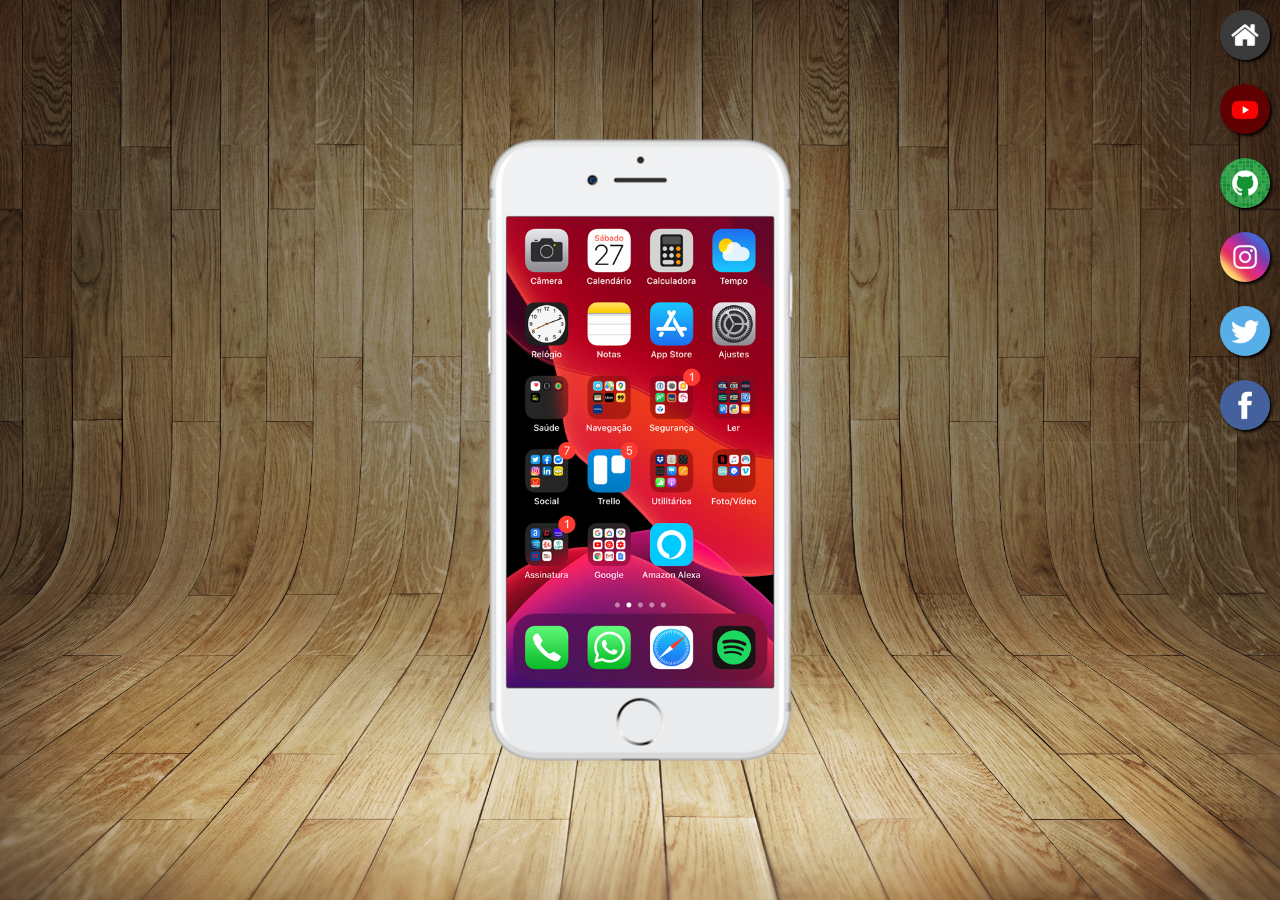
<file: index.html>
<!DOCTYPE html>
<html lang="pt-BR">
<head>
    <meta charset="UTF-8">
    <meta name="viewport" content="width=device-width, initial-scale=1.0">
    <link rel="icon" type="image/x-icon" href="favicon.ico">
    <link rel="stylesheet" href="estilos/style.css">
    <title>projeto redes sociais</title>
</head>
<body>
    <main>
        <section id="telefone">
            <iframe src="estilos/home.html" name="tela" id="tela" frameborder="0"></iframe>
        </section>

        <section id="redes-sociais">
            <a href="estilos/home.html" target="tela">
                <img src="imagens/logo-home.jpg" alt="Início">
            </a><br>
            <a href="youtube.html" target="tela">
                <img src="imagens/logo-youtube.jpg" alt="YouTube">
            </a><br>
            <a href="github.html" target="tela">
                <img src="imagens/logo-github.jpg" alt="GitHub">
            </a><br>
            <a href="instagram.html" target="tela">
                <img src="imagens/logo-instagram.jpg" alt="Instagram">
            </a><br>
            <a href="twitter.html" target="tela">
                <img src="imagens/logo-twitter.jpg" alt="Twitter">
            </a><br>
            <a href="facebook.html" target="tela">
                <img src="imagens/logo-facebook.jpg" alt="Facebook">
            </a><br>
        </section>
    </main>
</body>
</html>
</file>
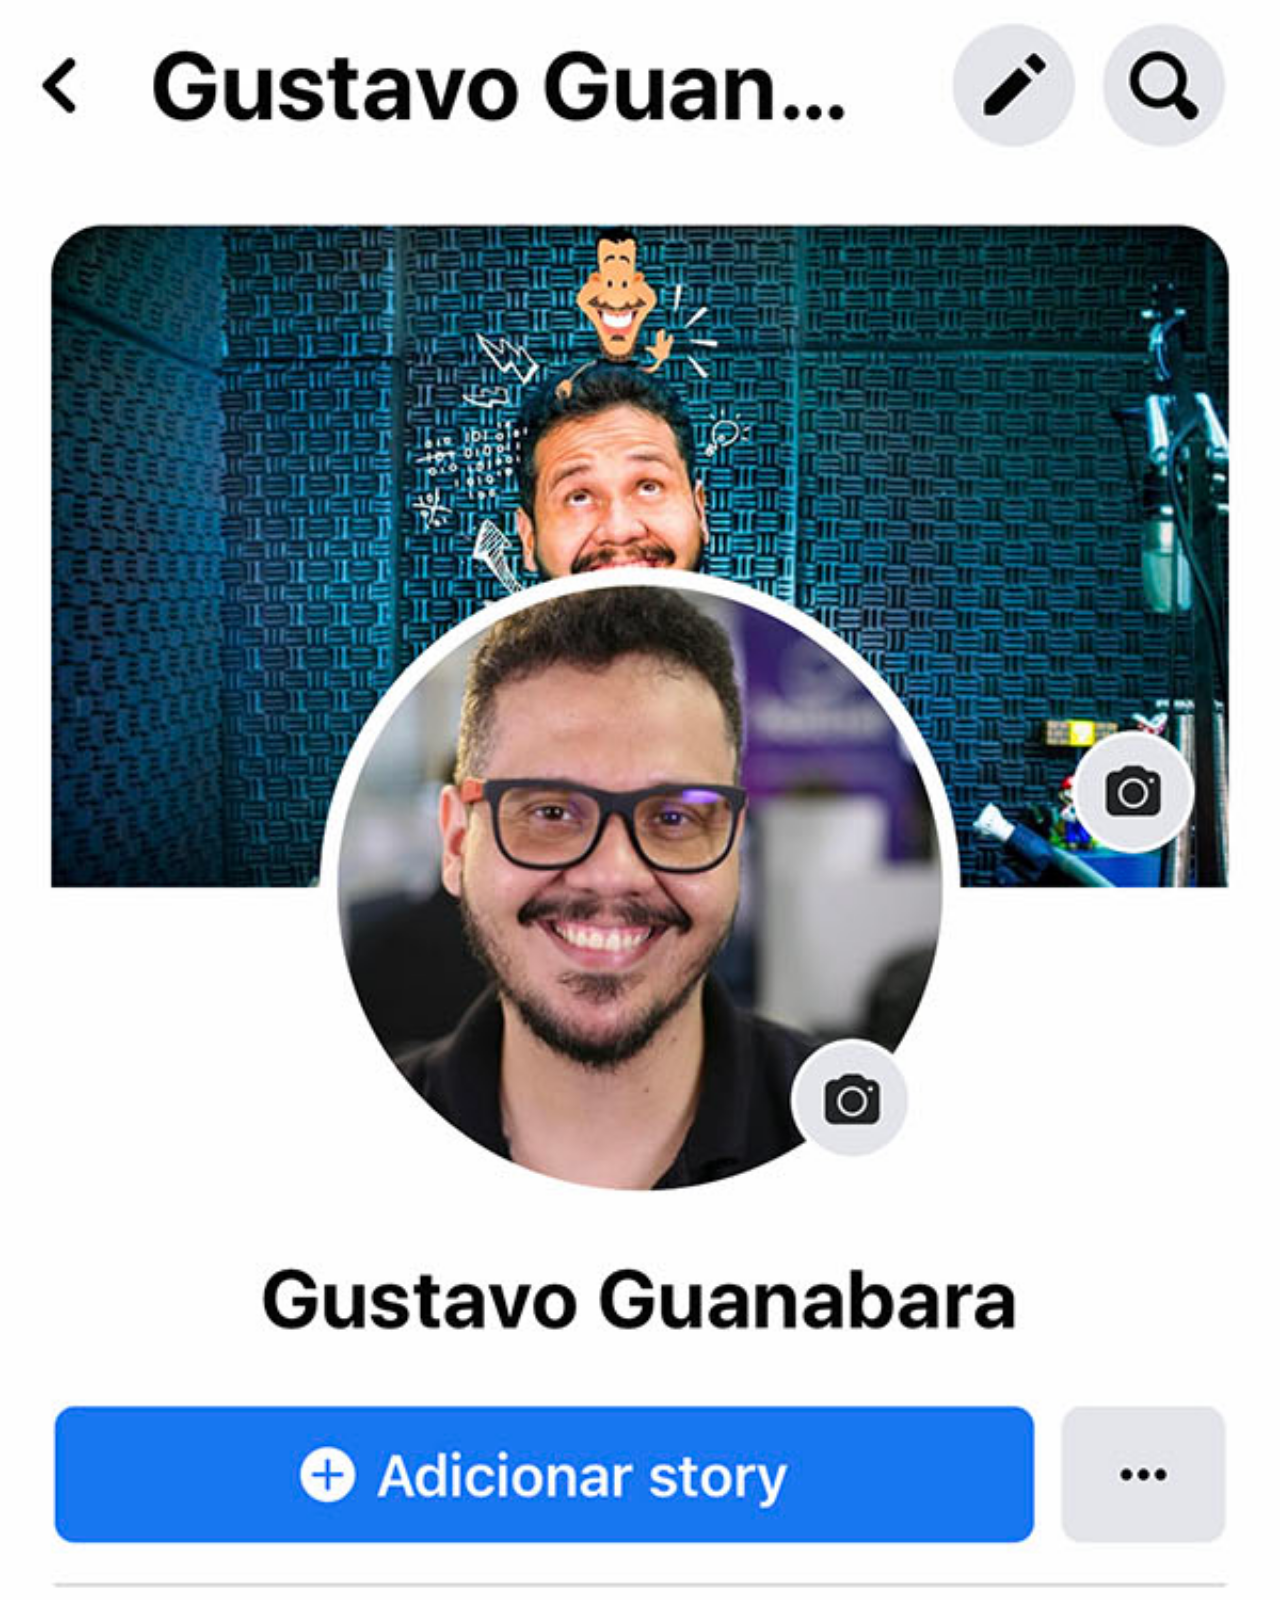
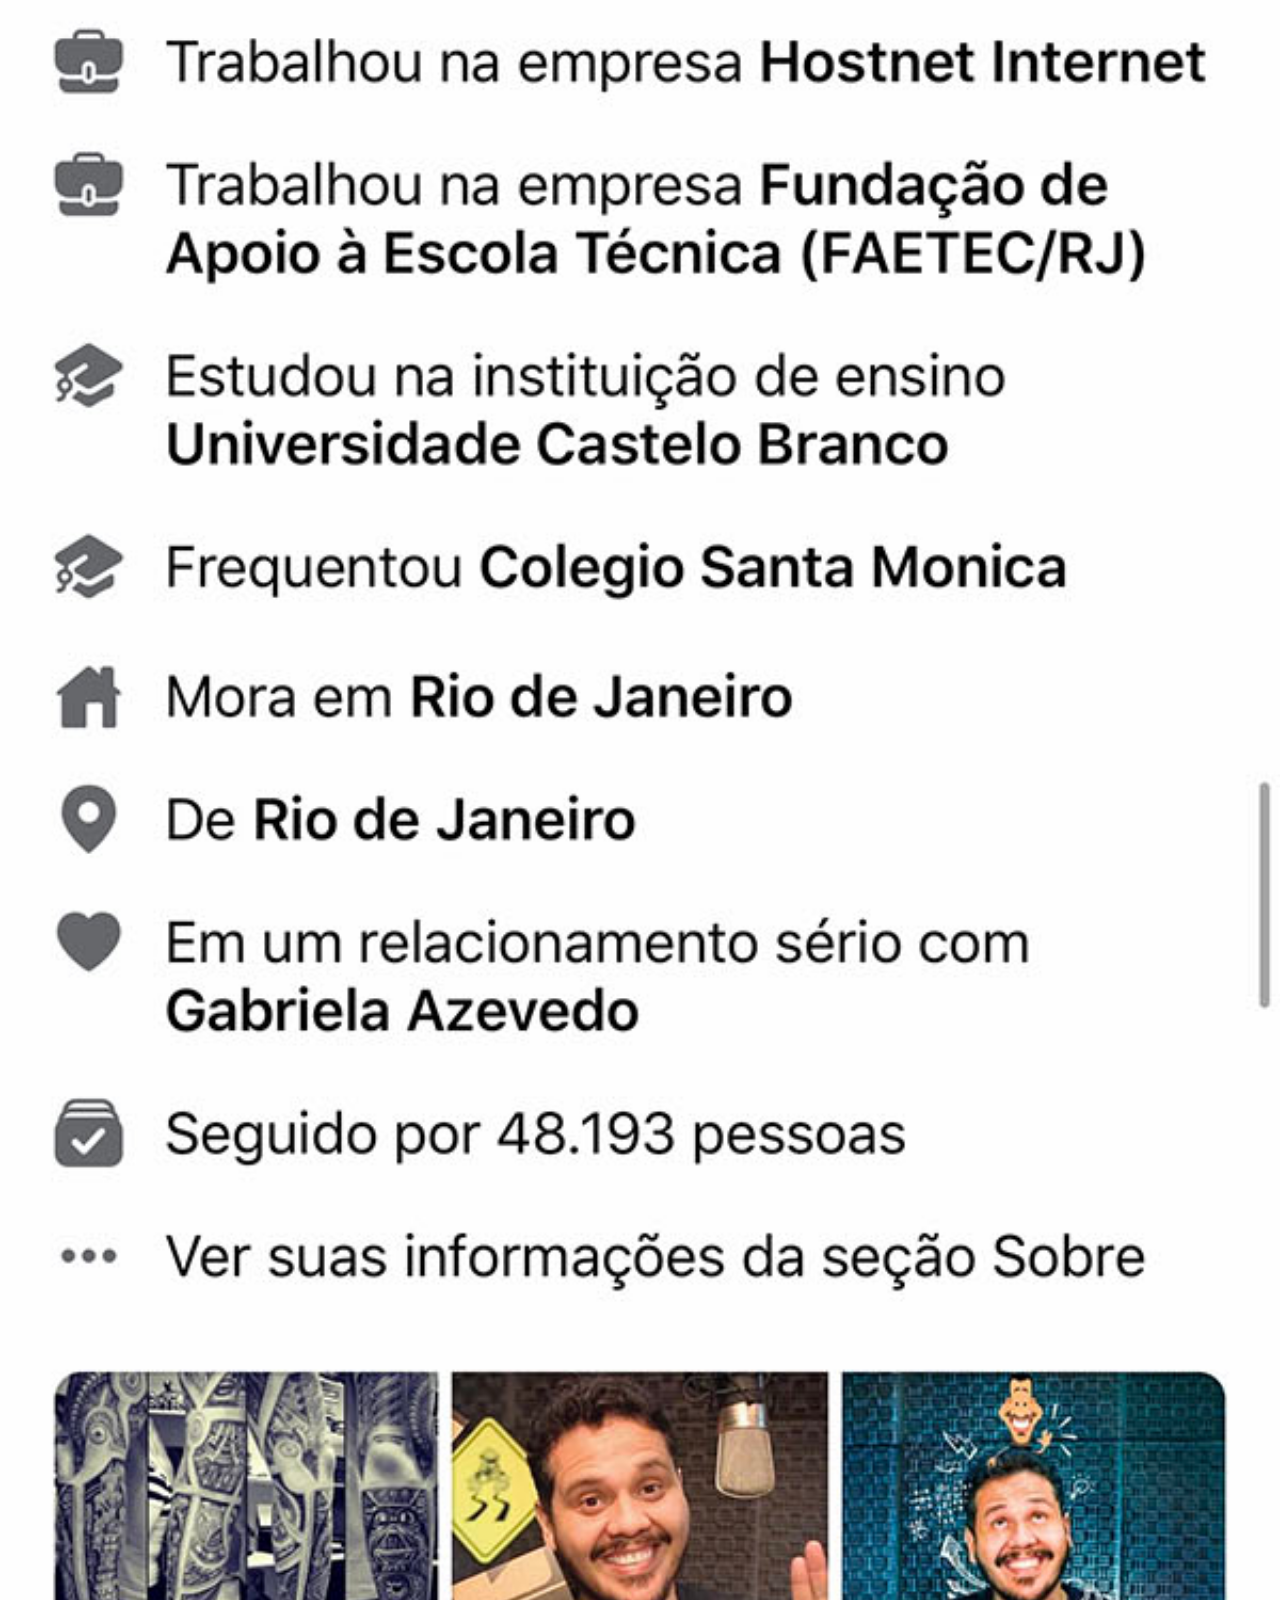
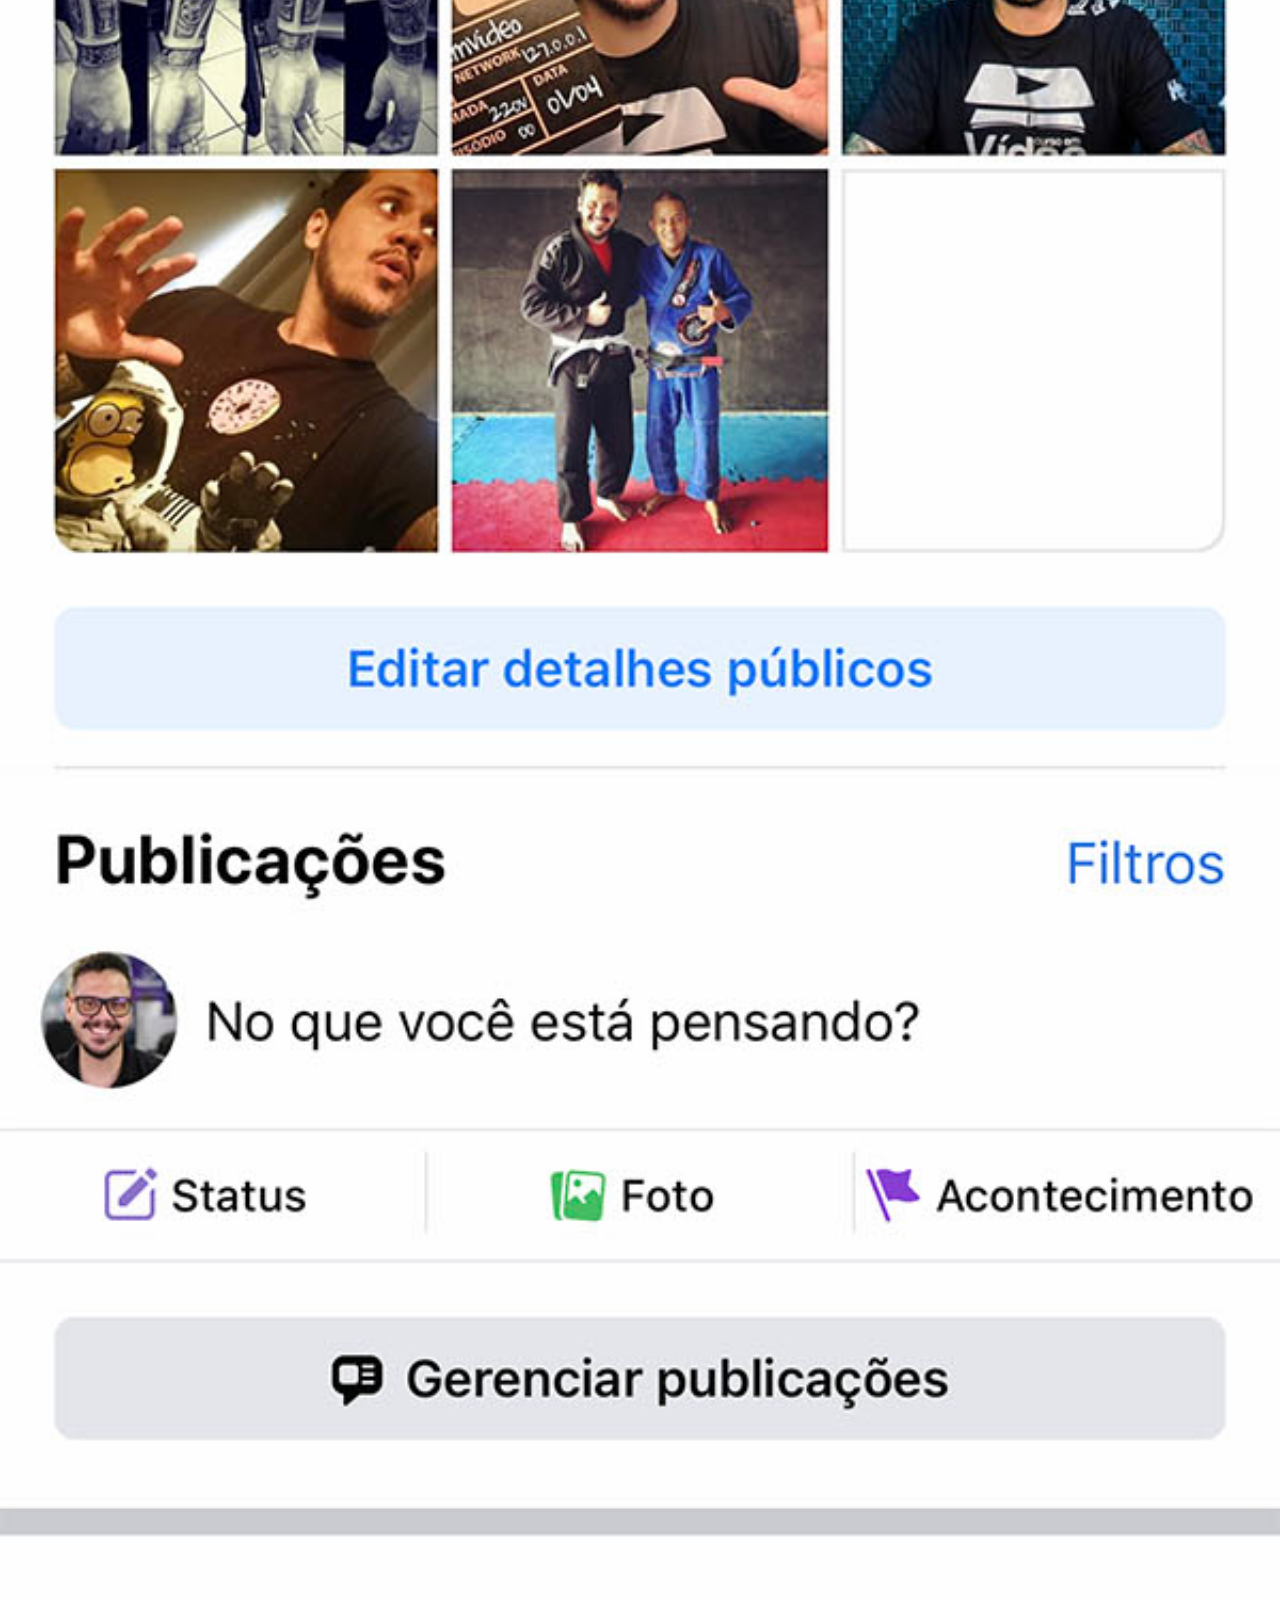
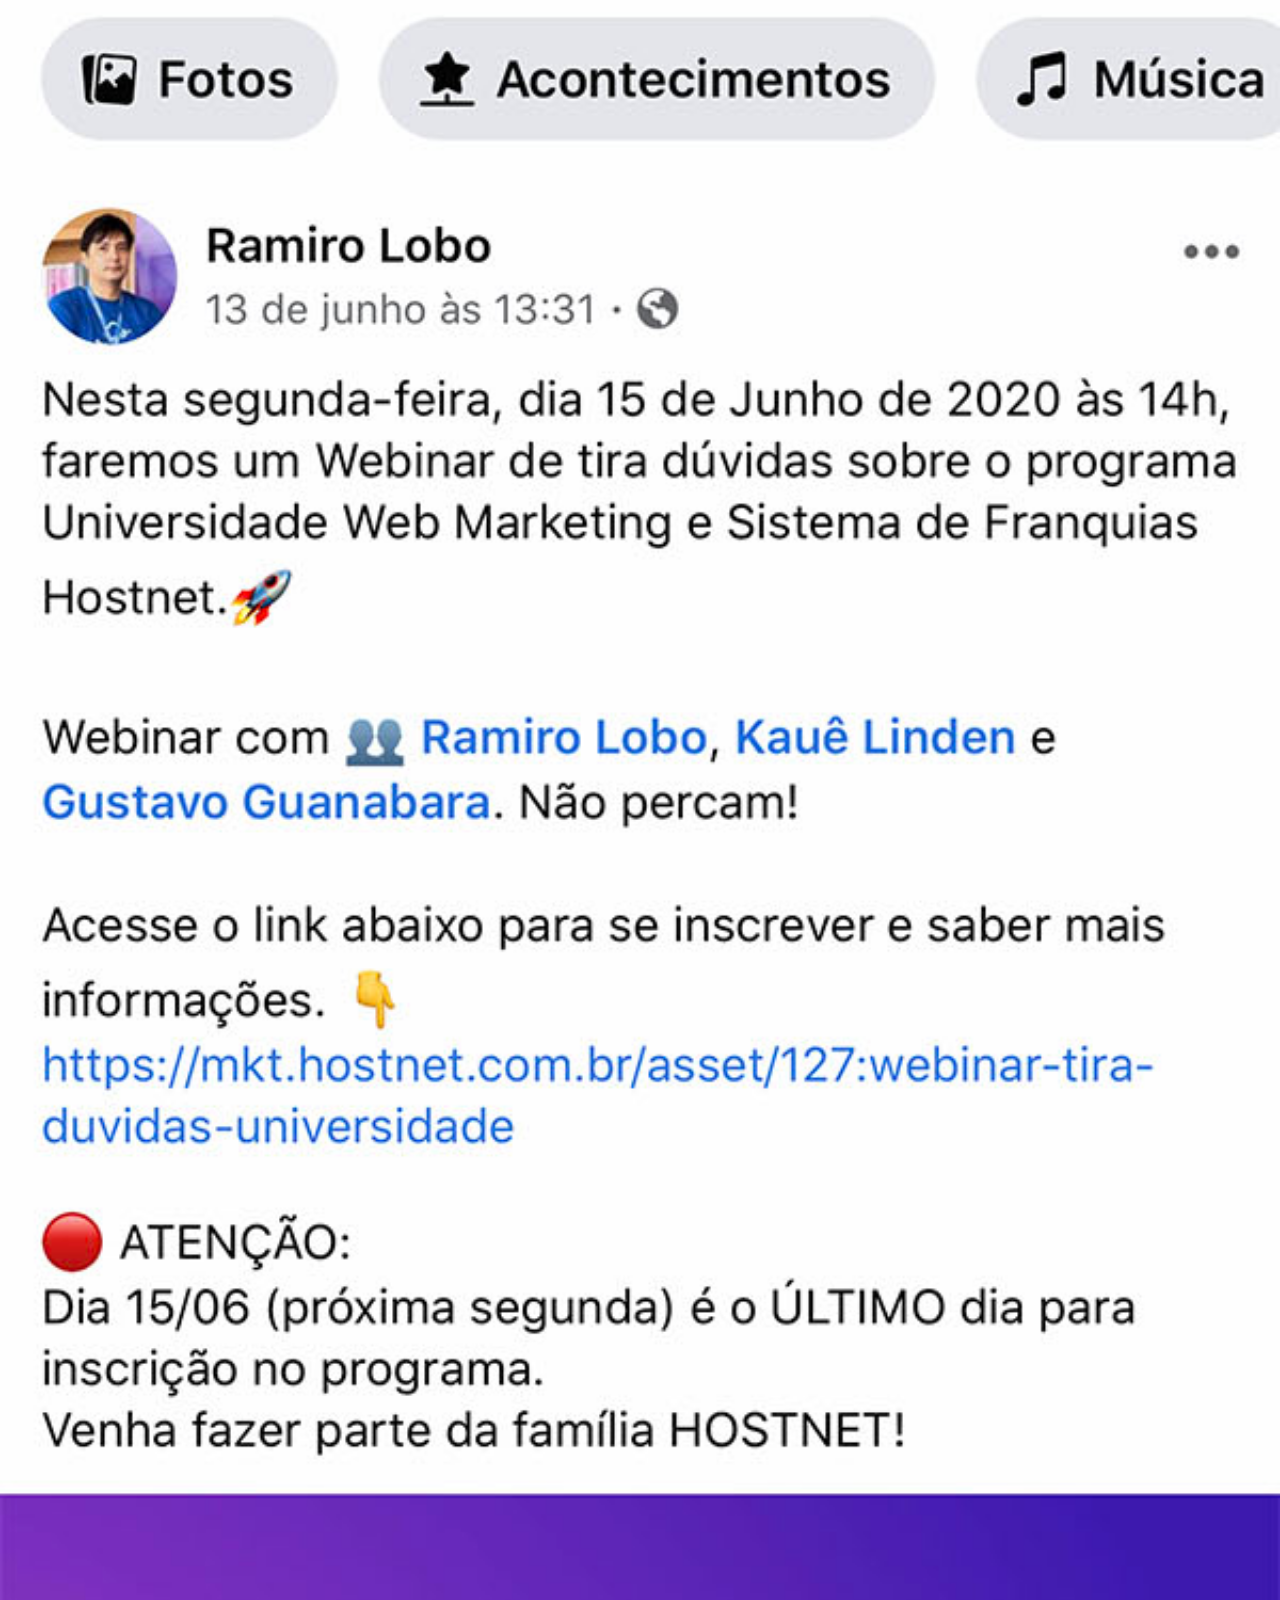
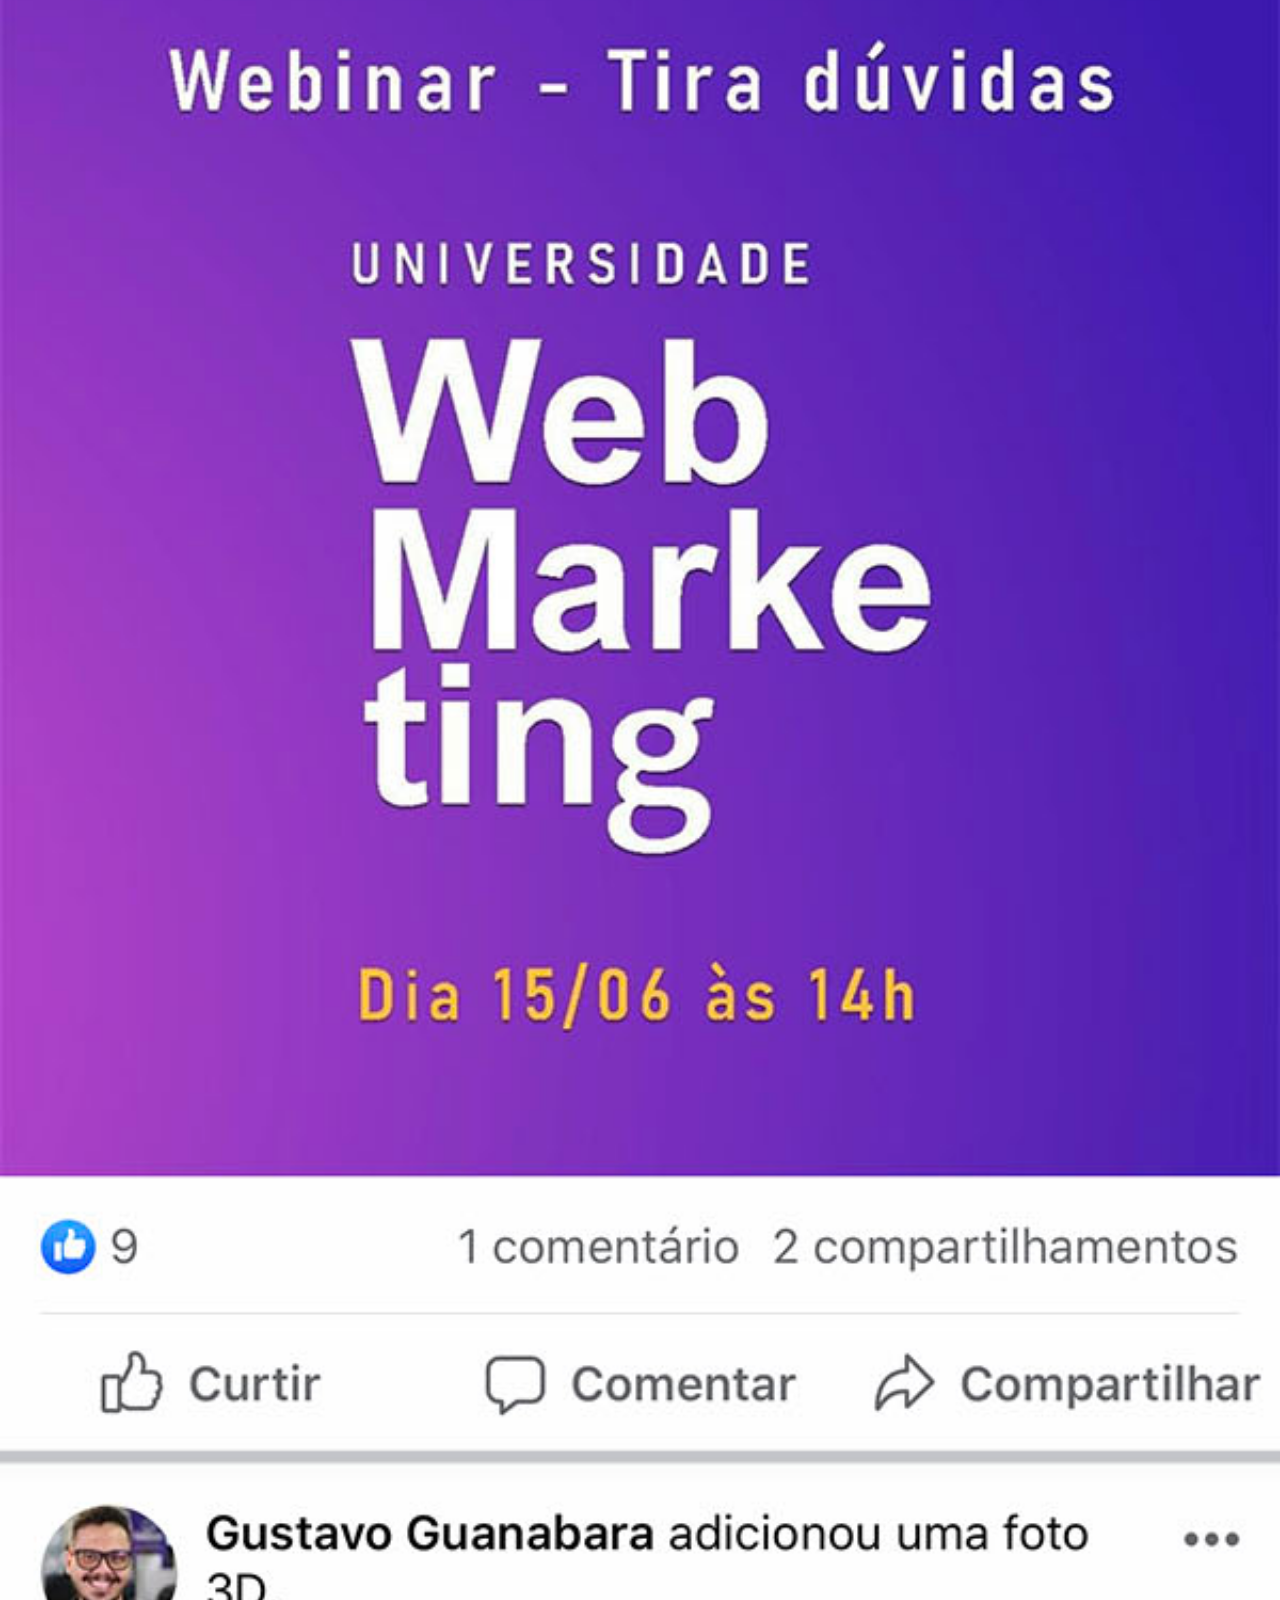
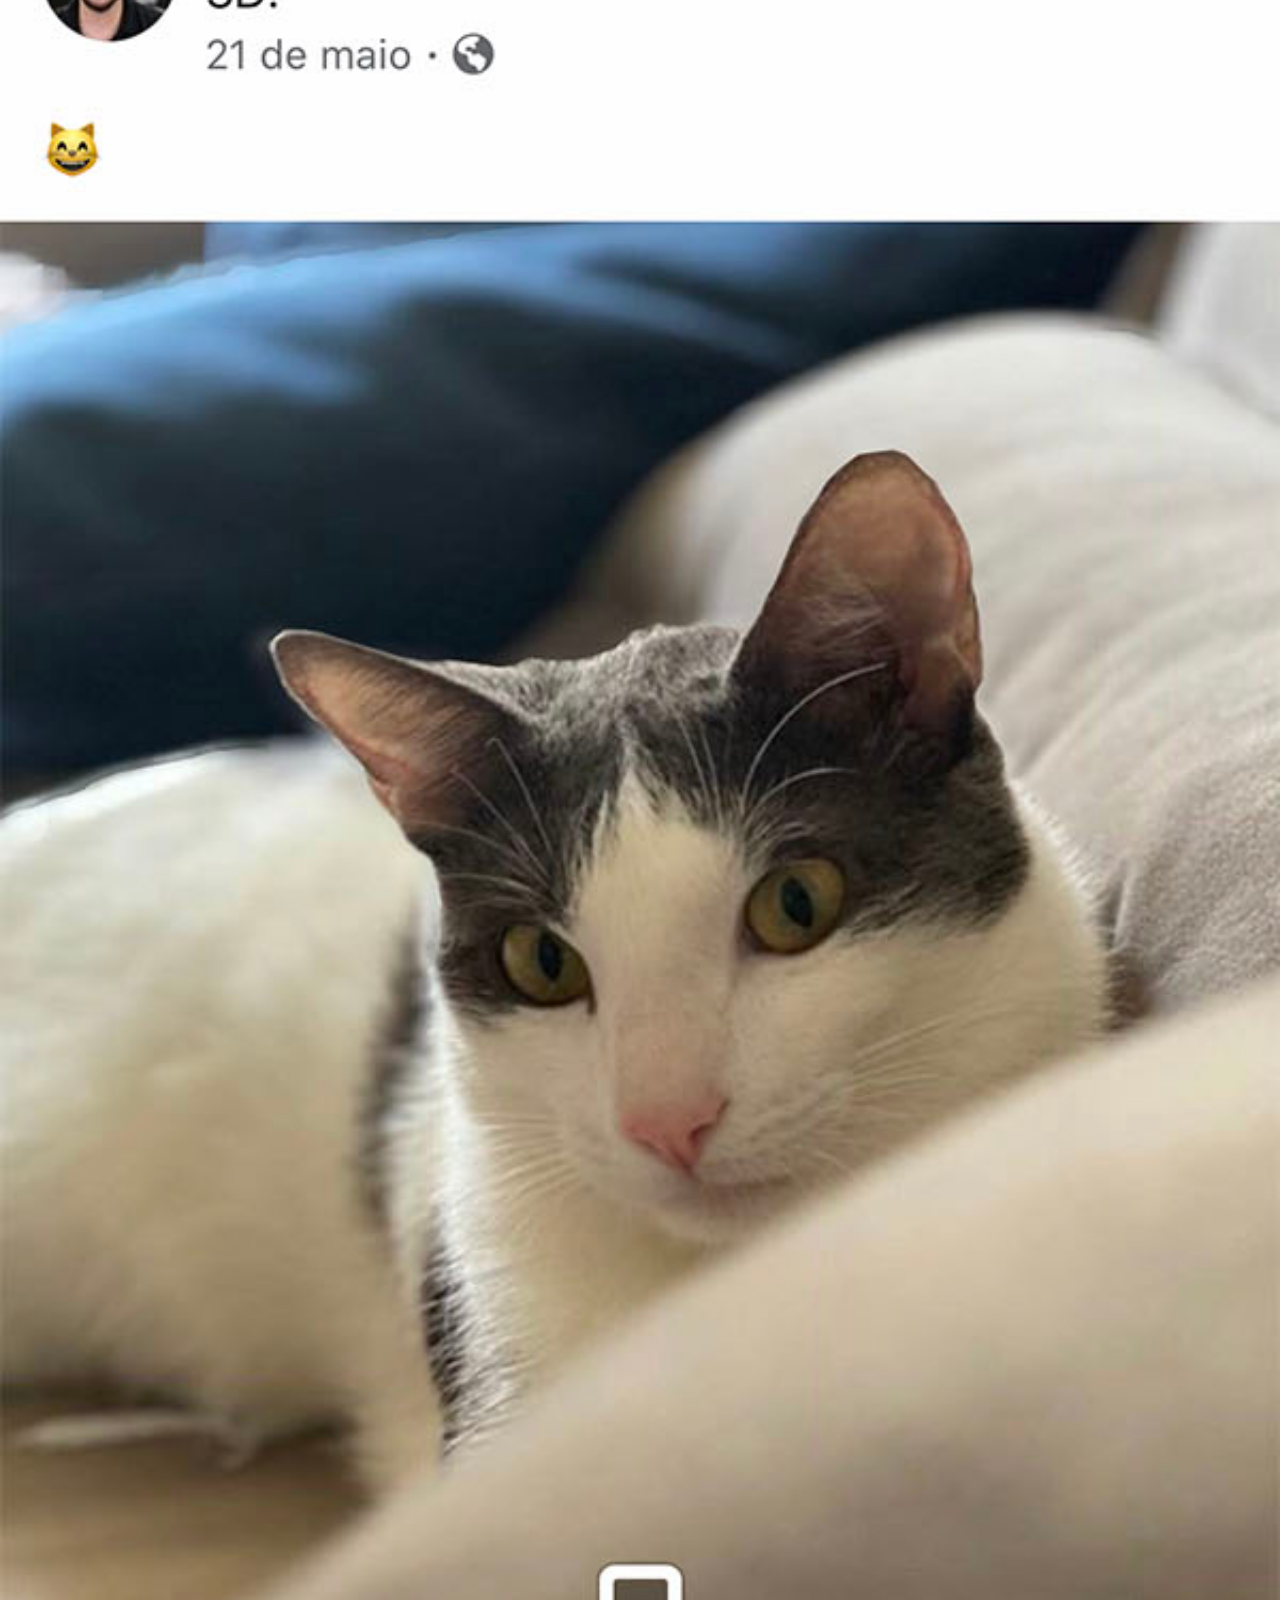
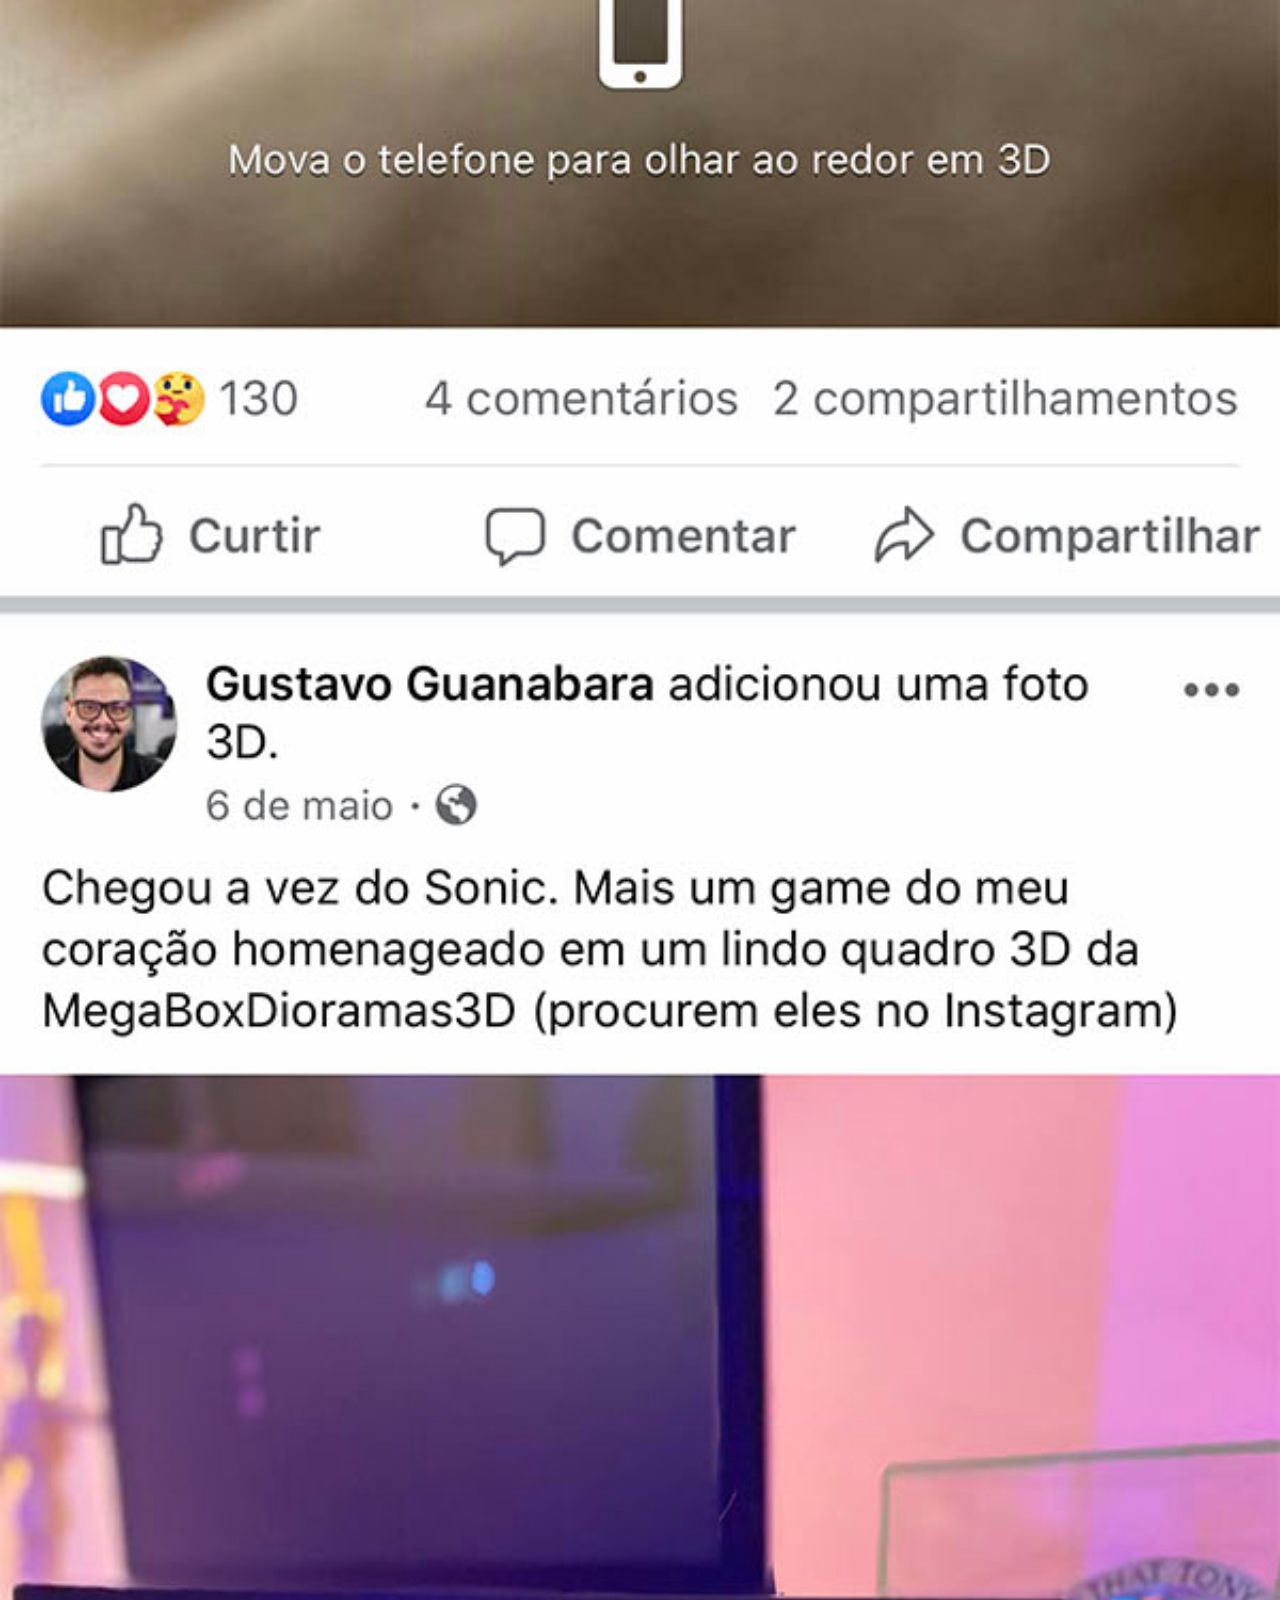
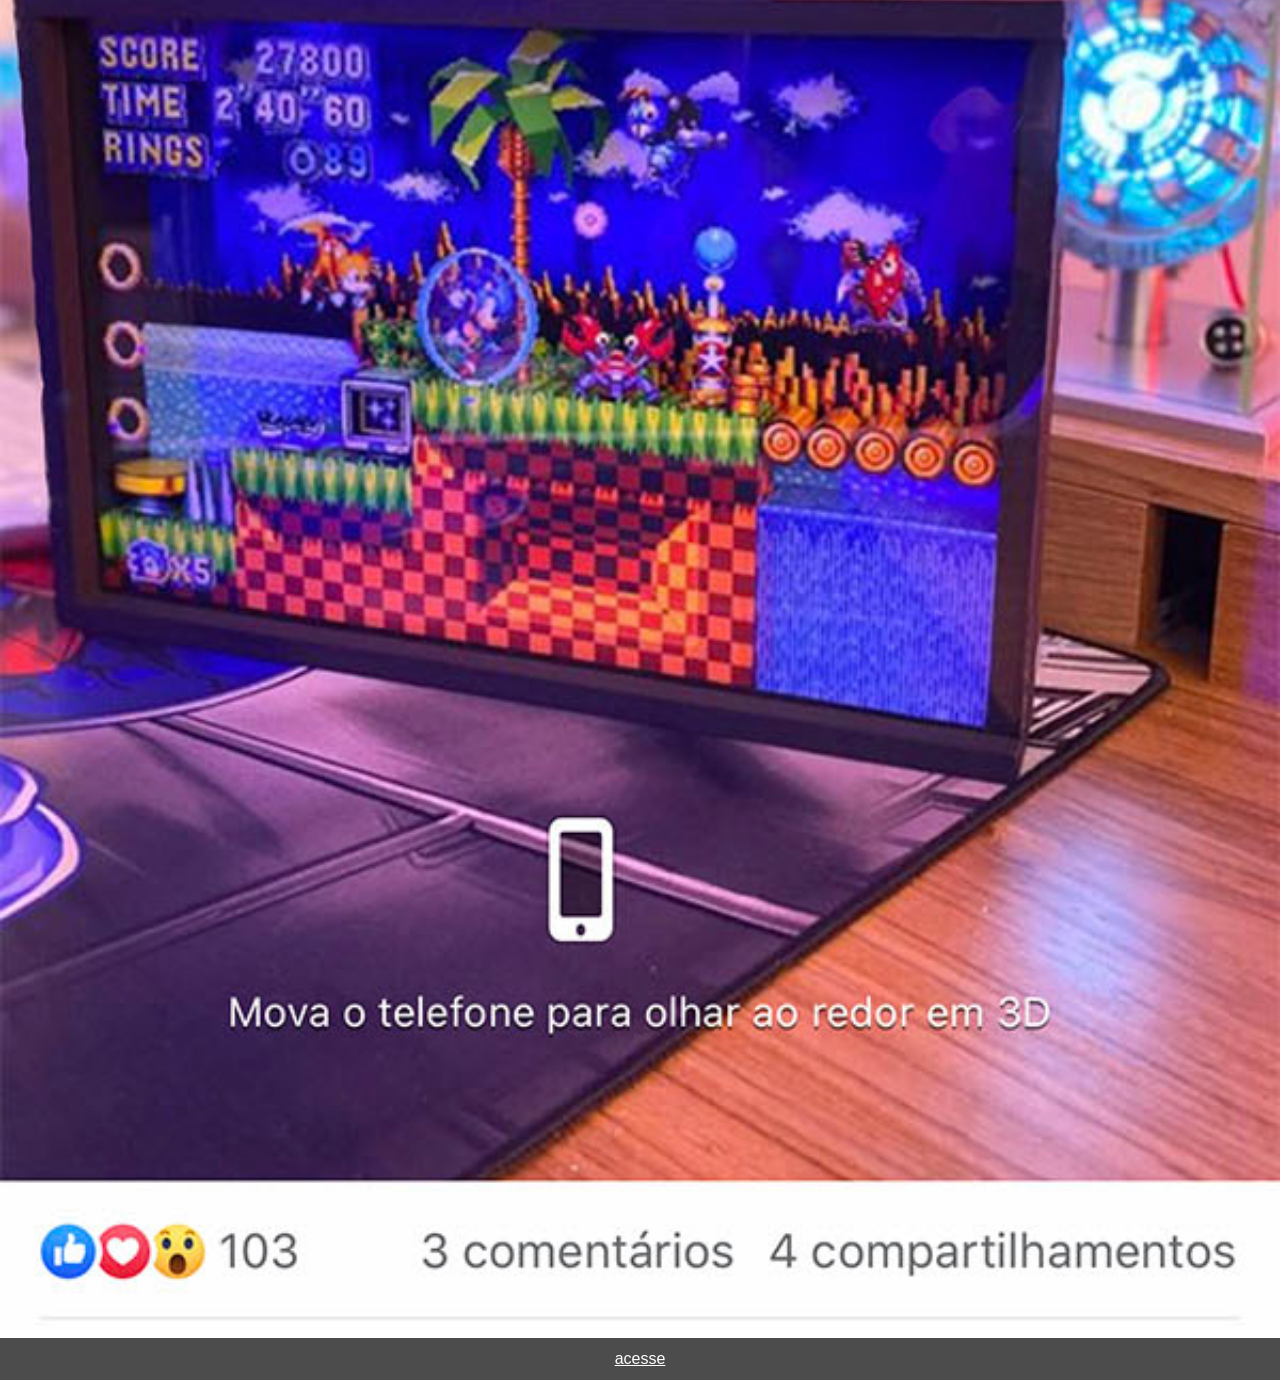
<file: facebook.html>
<!DOCTYPE html>
<html lang="pt-br">
<head>
    <meta charset="UTF-8">
    <meta name="viewport" content="width=device-width, initial-scale=1.0">
    <title>facebook</title>
    <link rel="stylesheet" href="estilos/social.css">
</head>
<body>
    <img src="imagens/tela-facebook.jpg" alt="facebook">
    <a href="https://www.facebook.com/gustavoguanabara/" target="_blank">acesse</a>
</body>
</html>
</file>
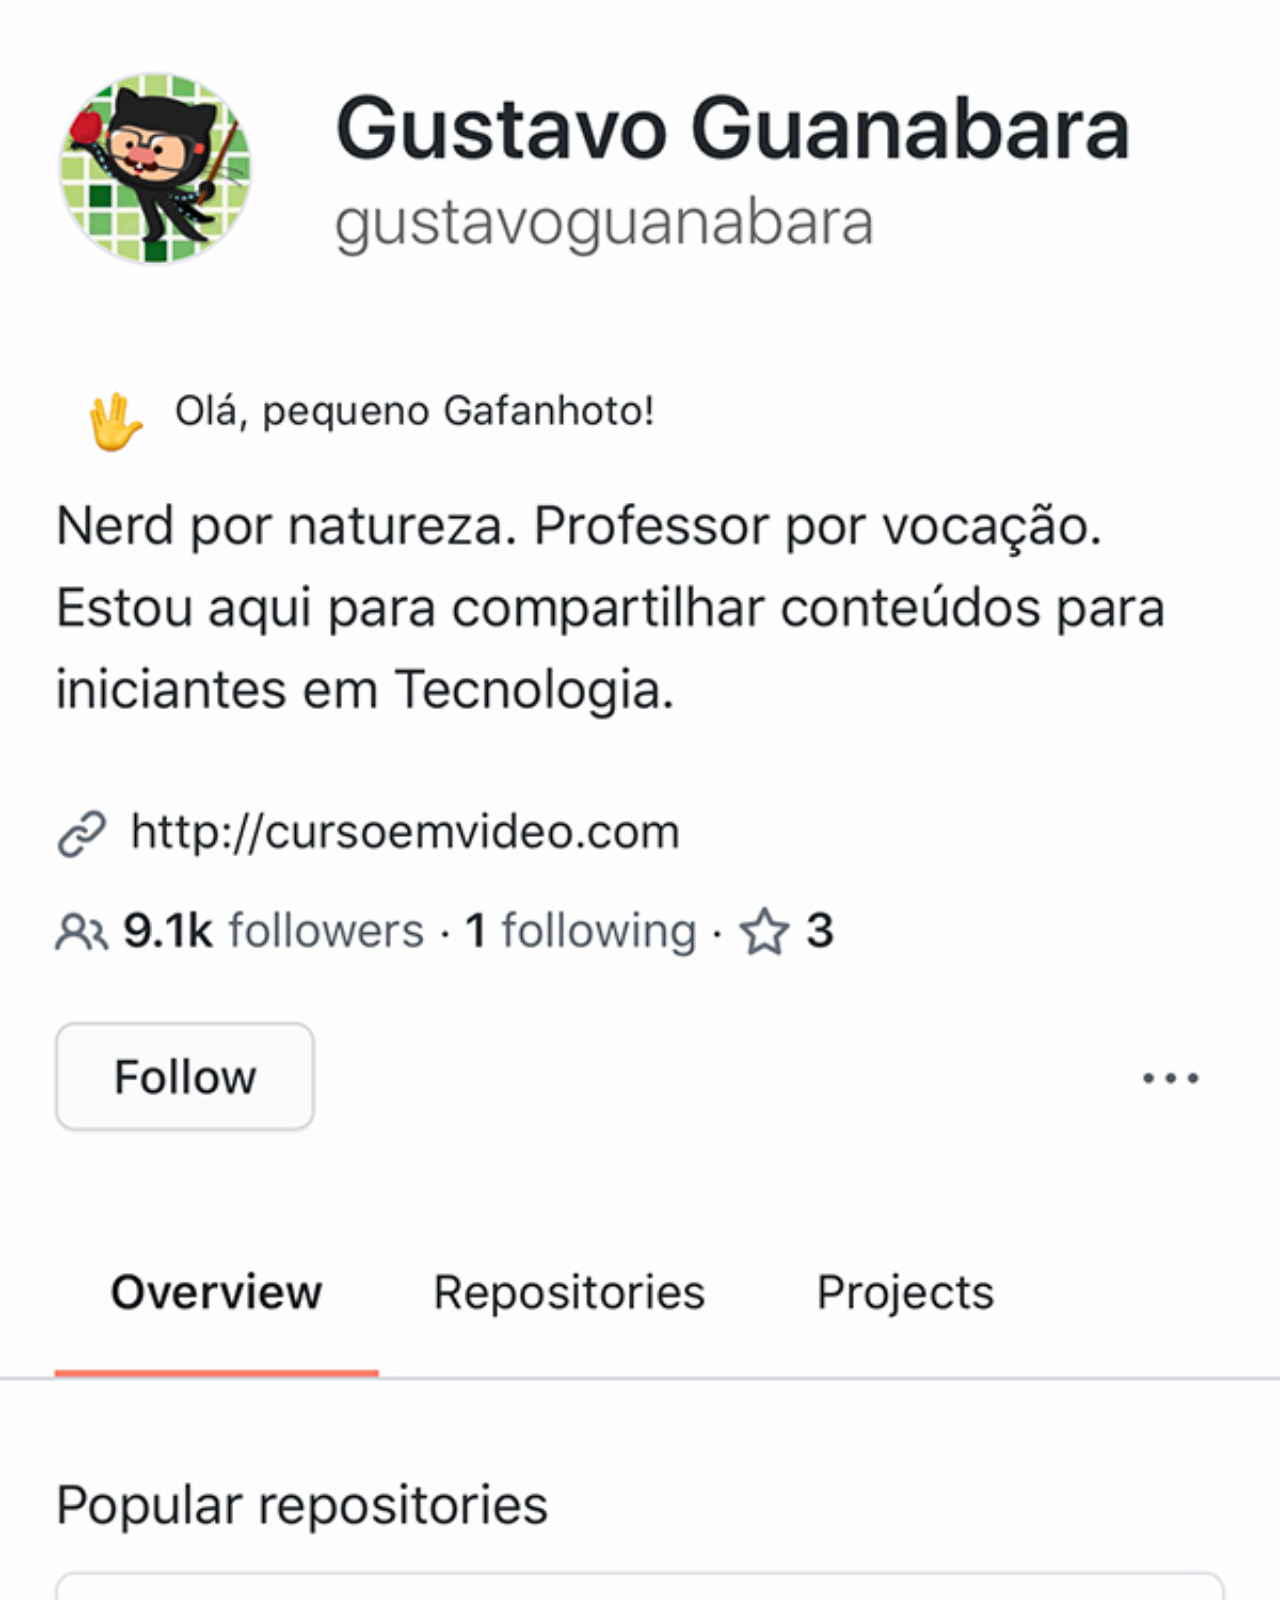
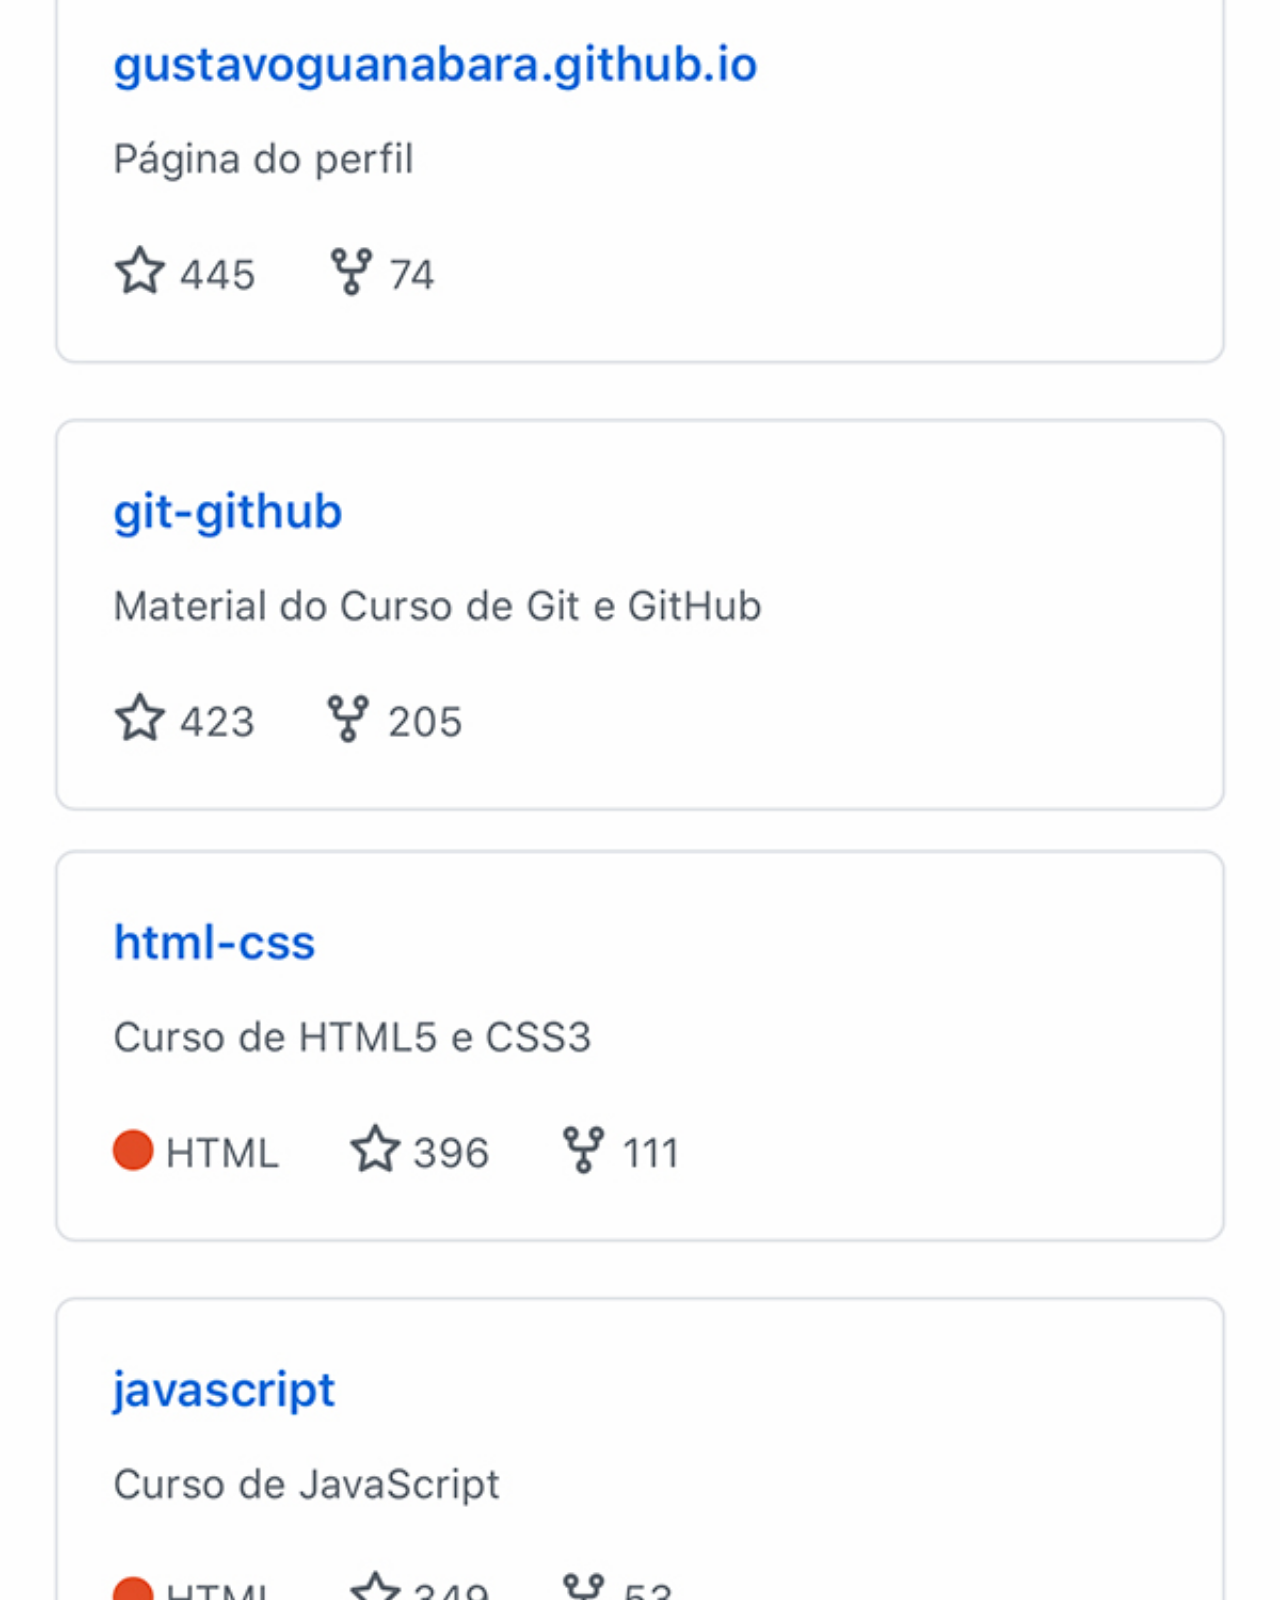
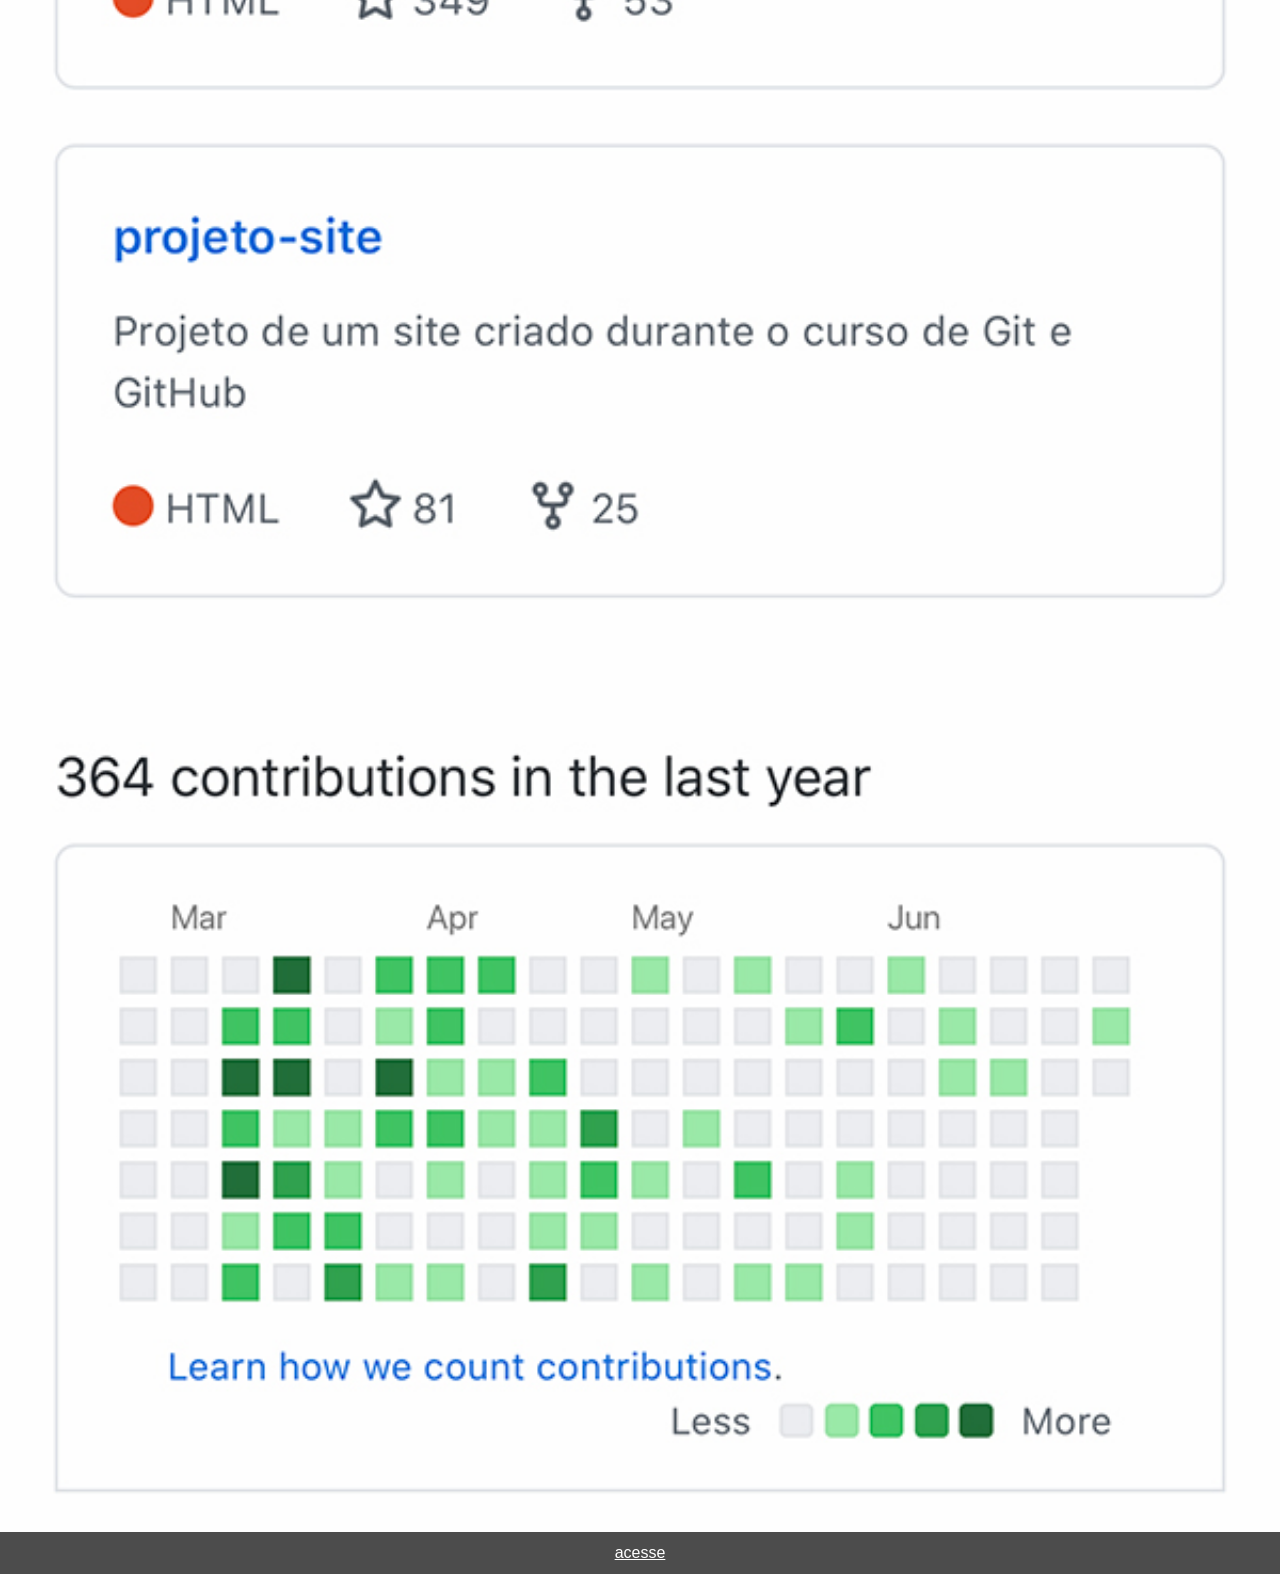
<file: github.html>
<!DOCTYPE html>
<html lang="pt-br">
<head>
    <meta charset="UTF-8">
    <meta name="viewport" content="width=device-width, initial-scale=1.0">
    <title>Document</title>
    <link rel="stylesheet" href="estilos/social.css">
</head>
<body>
    <img src="imagens/tela-github.jpg" alt="github">
    <a href="https://github.com/gustavoguanabara" target="_blank">acesse</a>
</body>
</html>
</file>
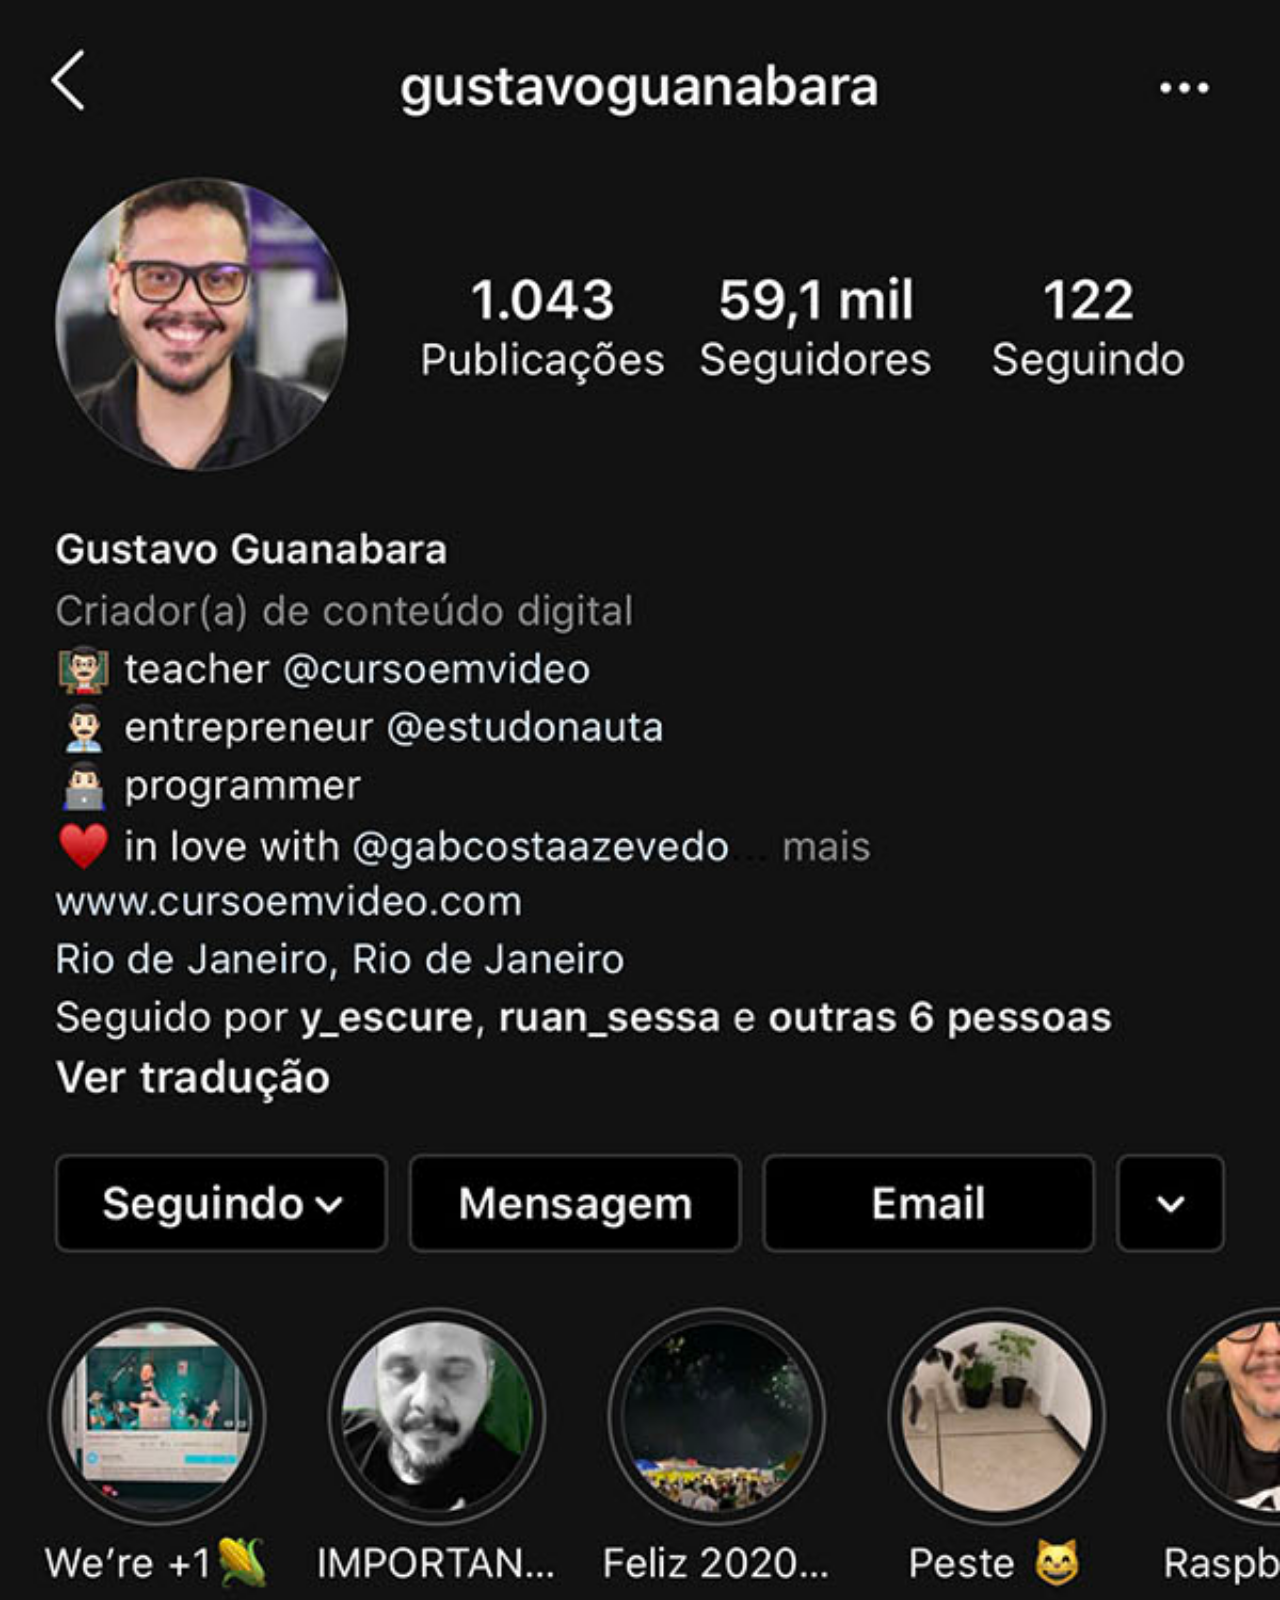
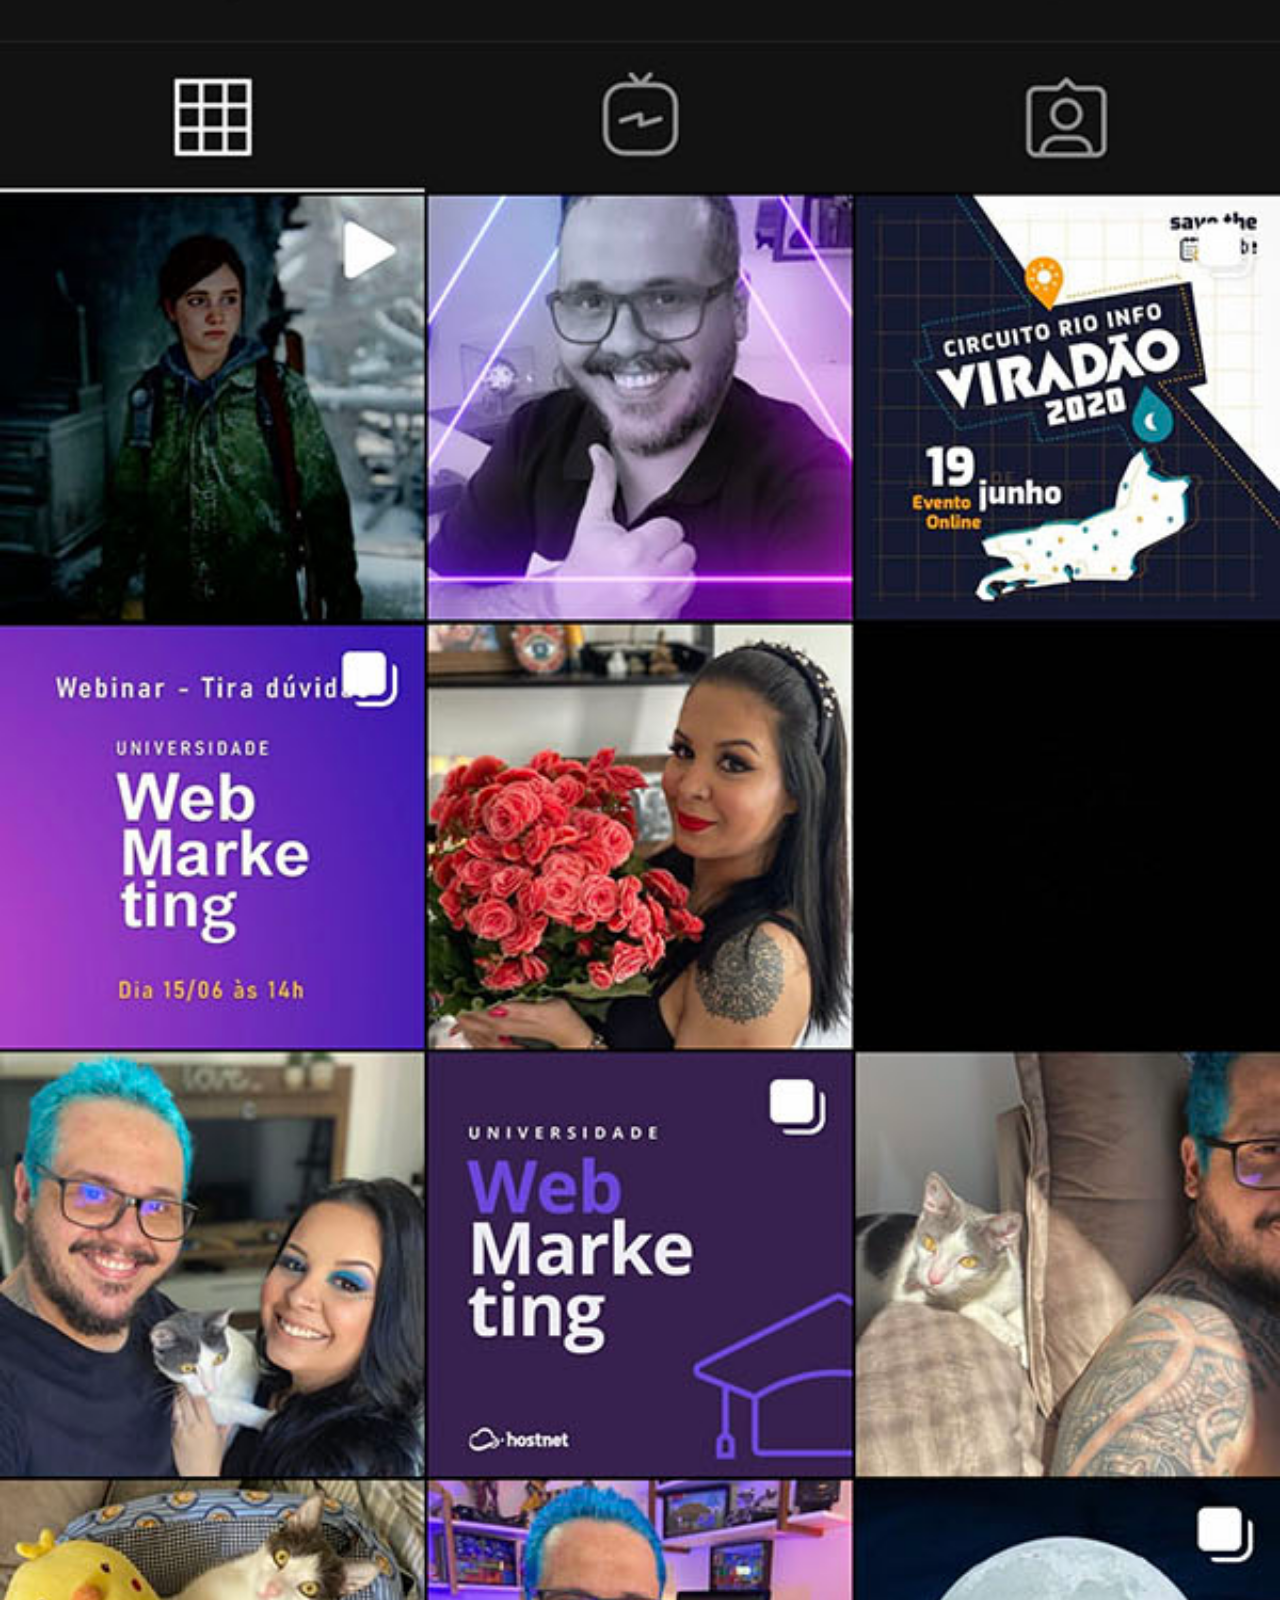
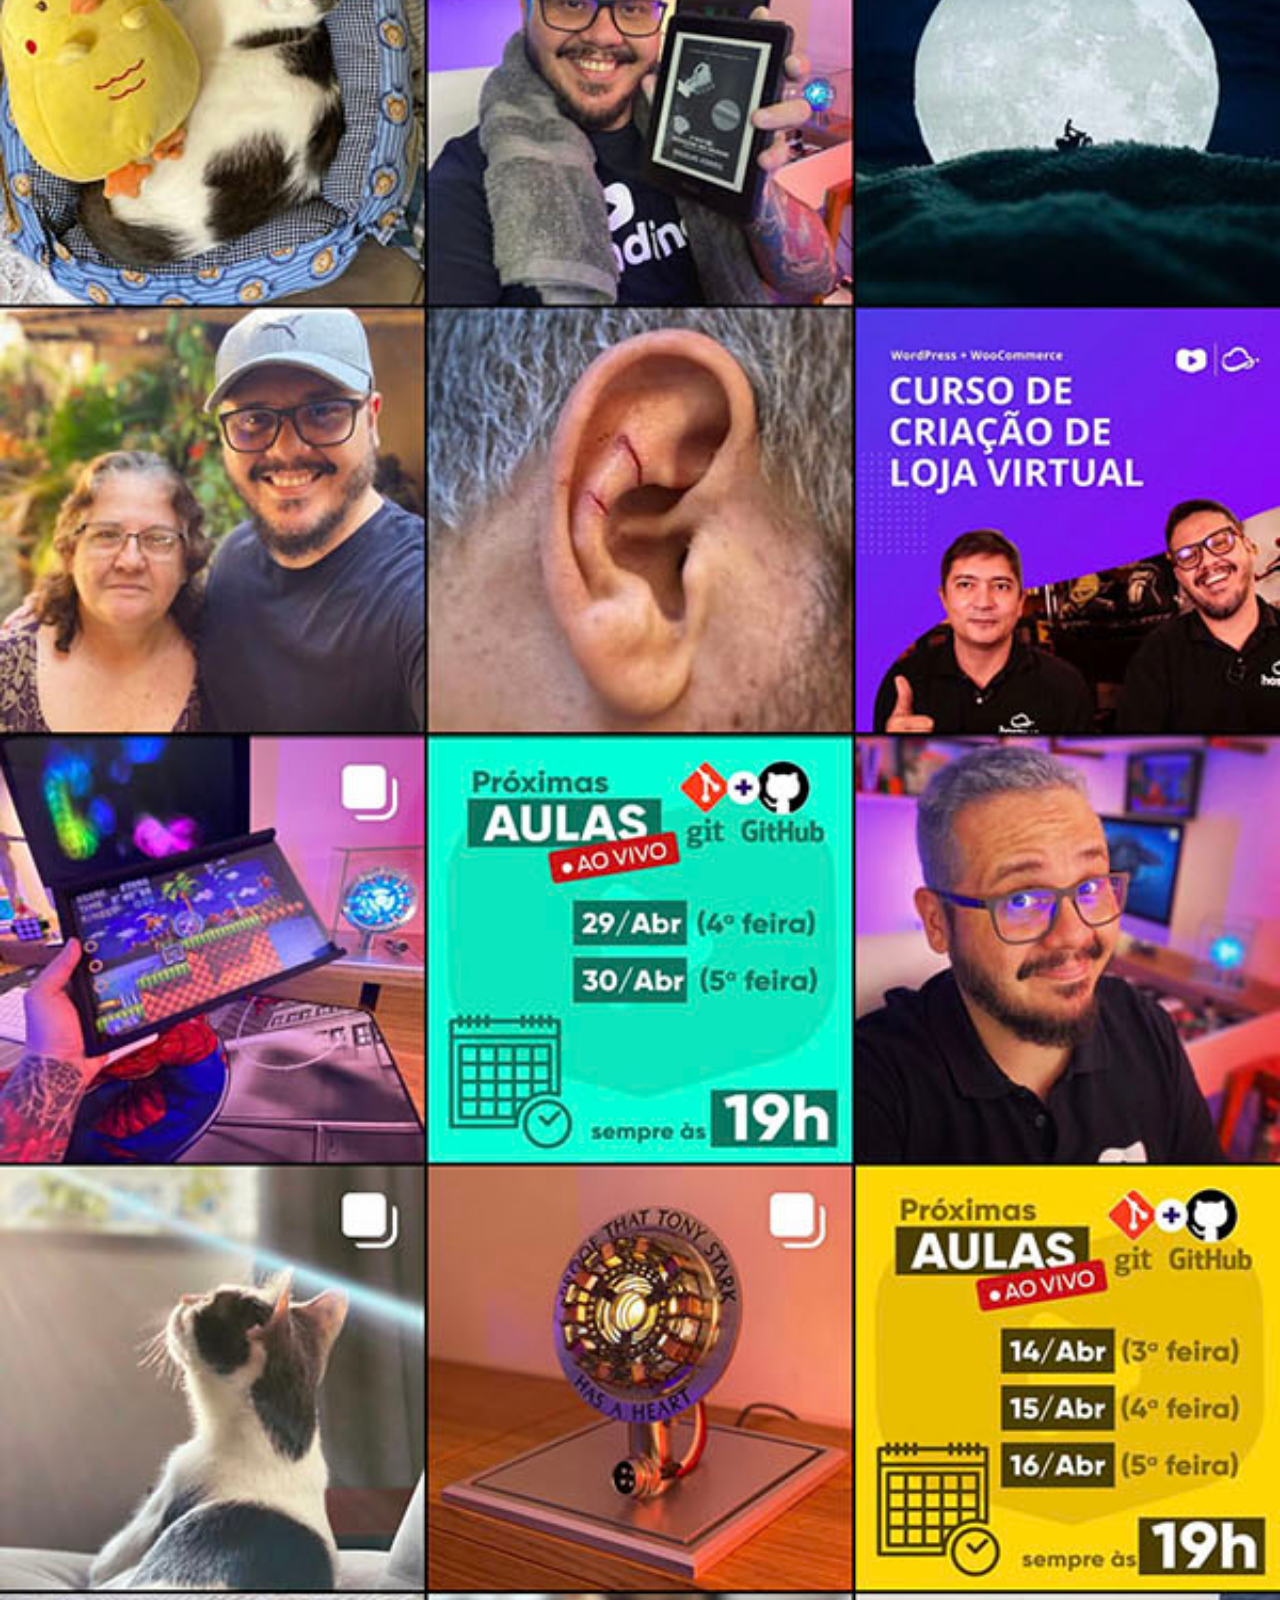
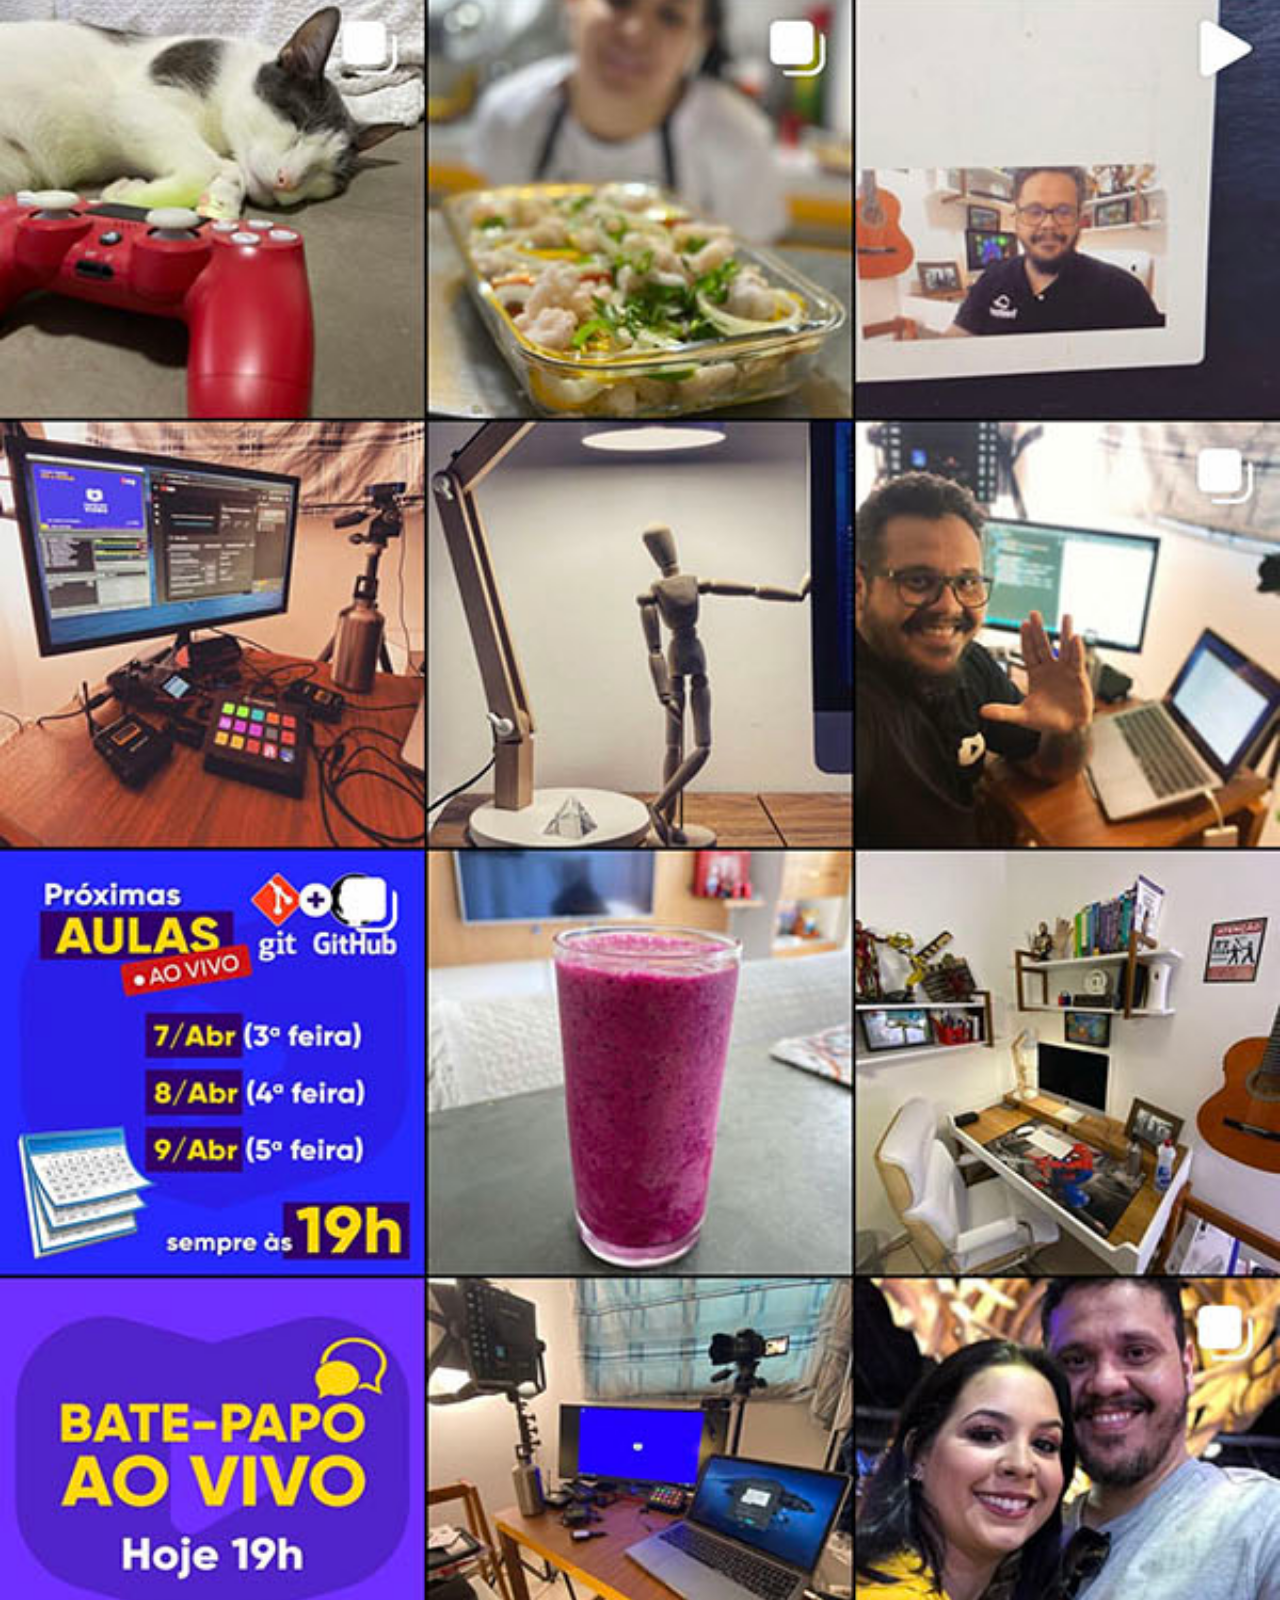
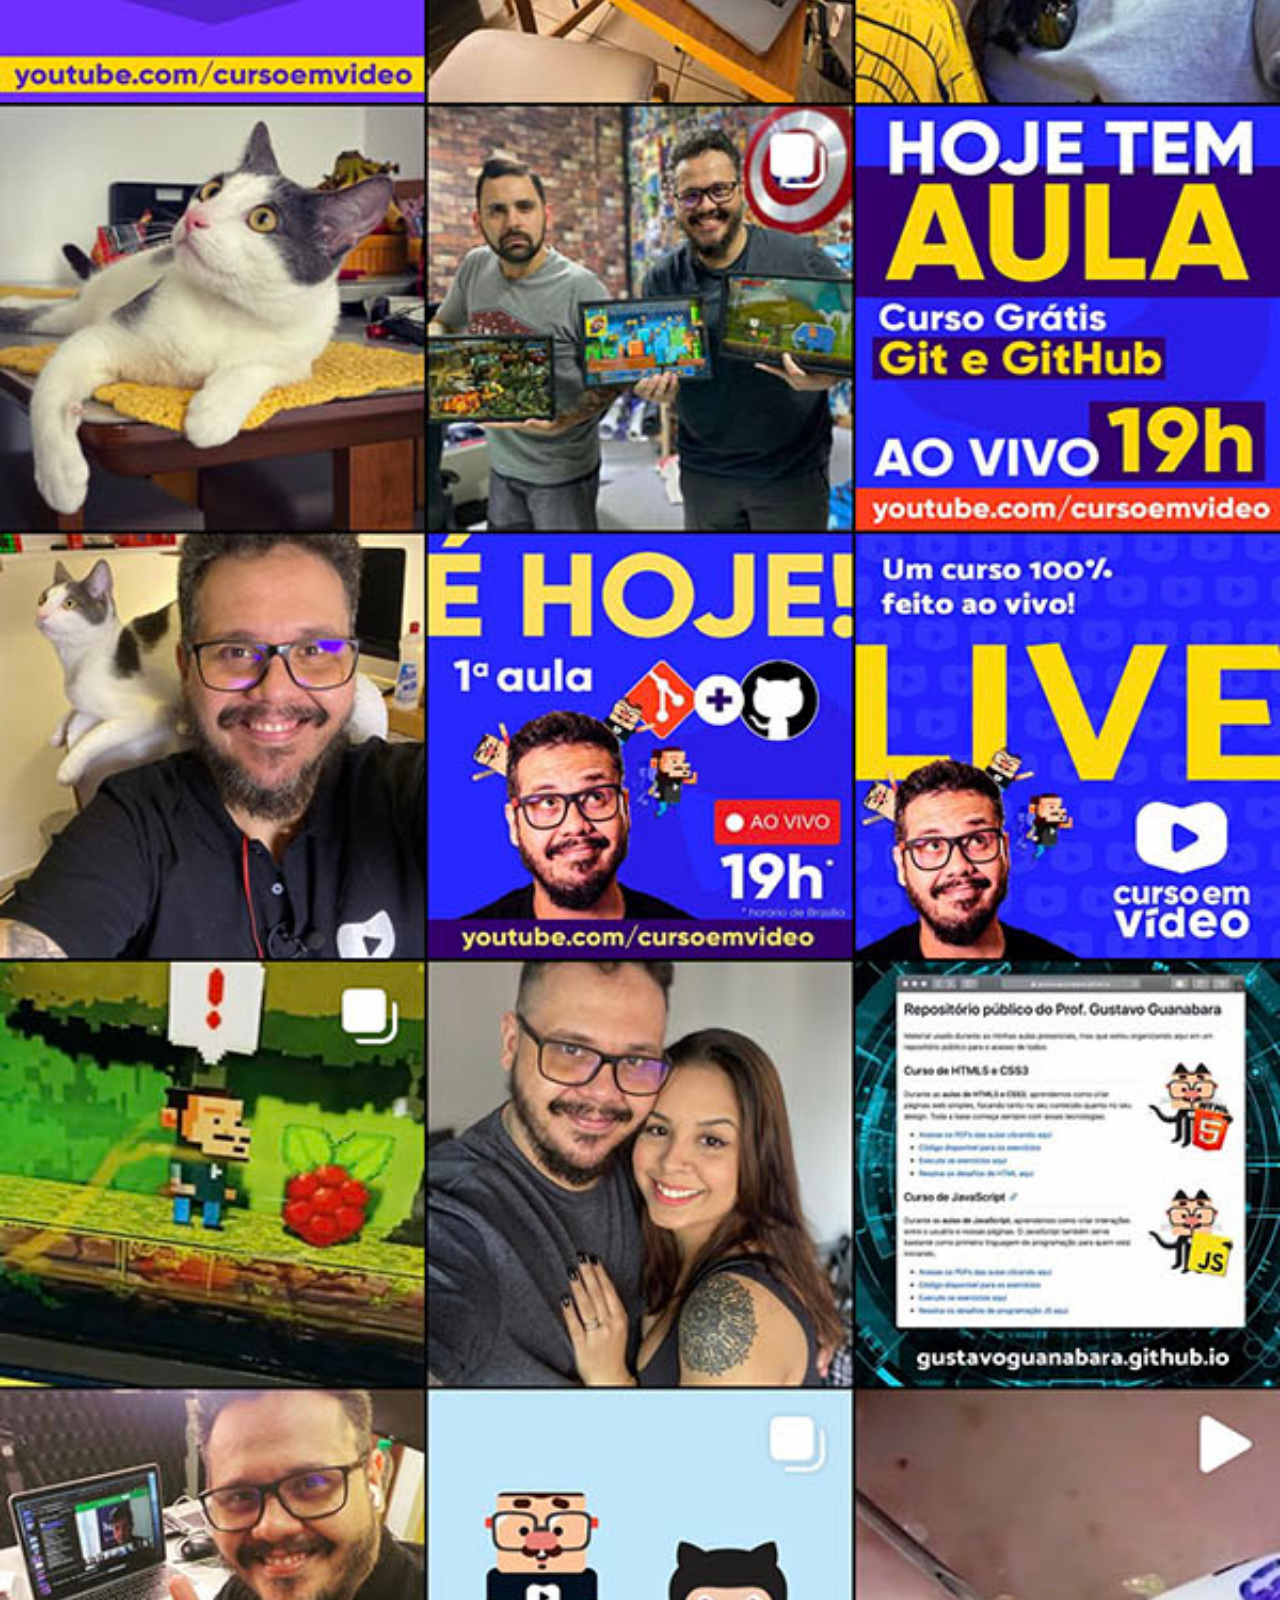
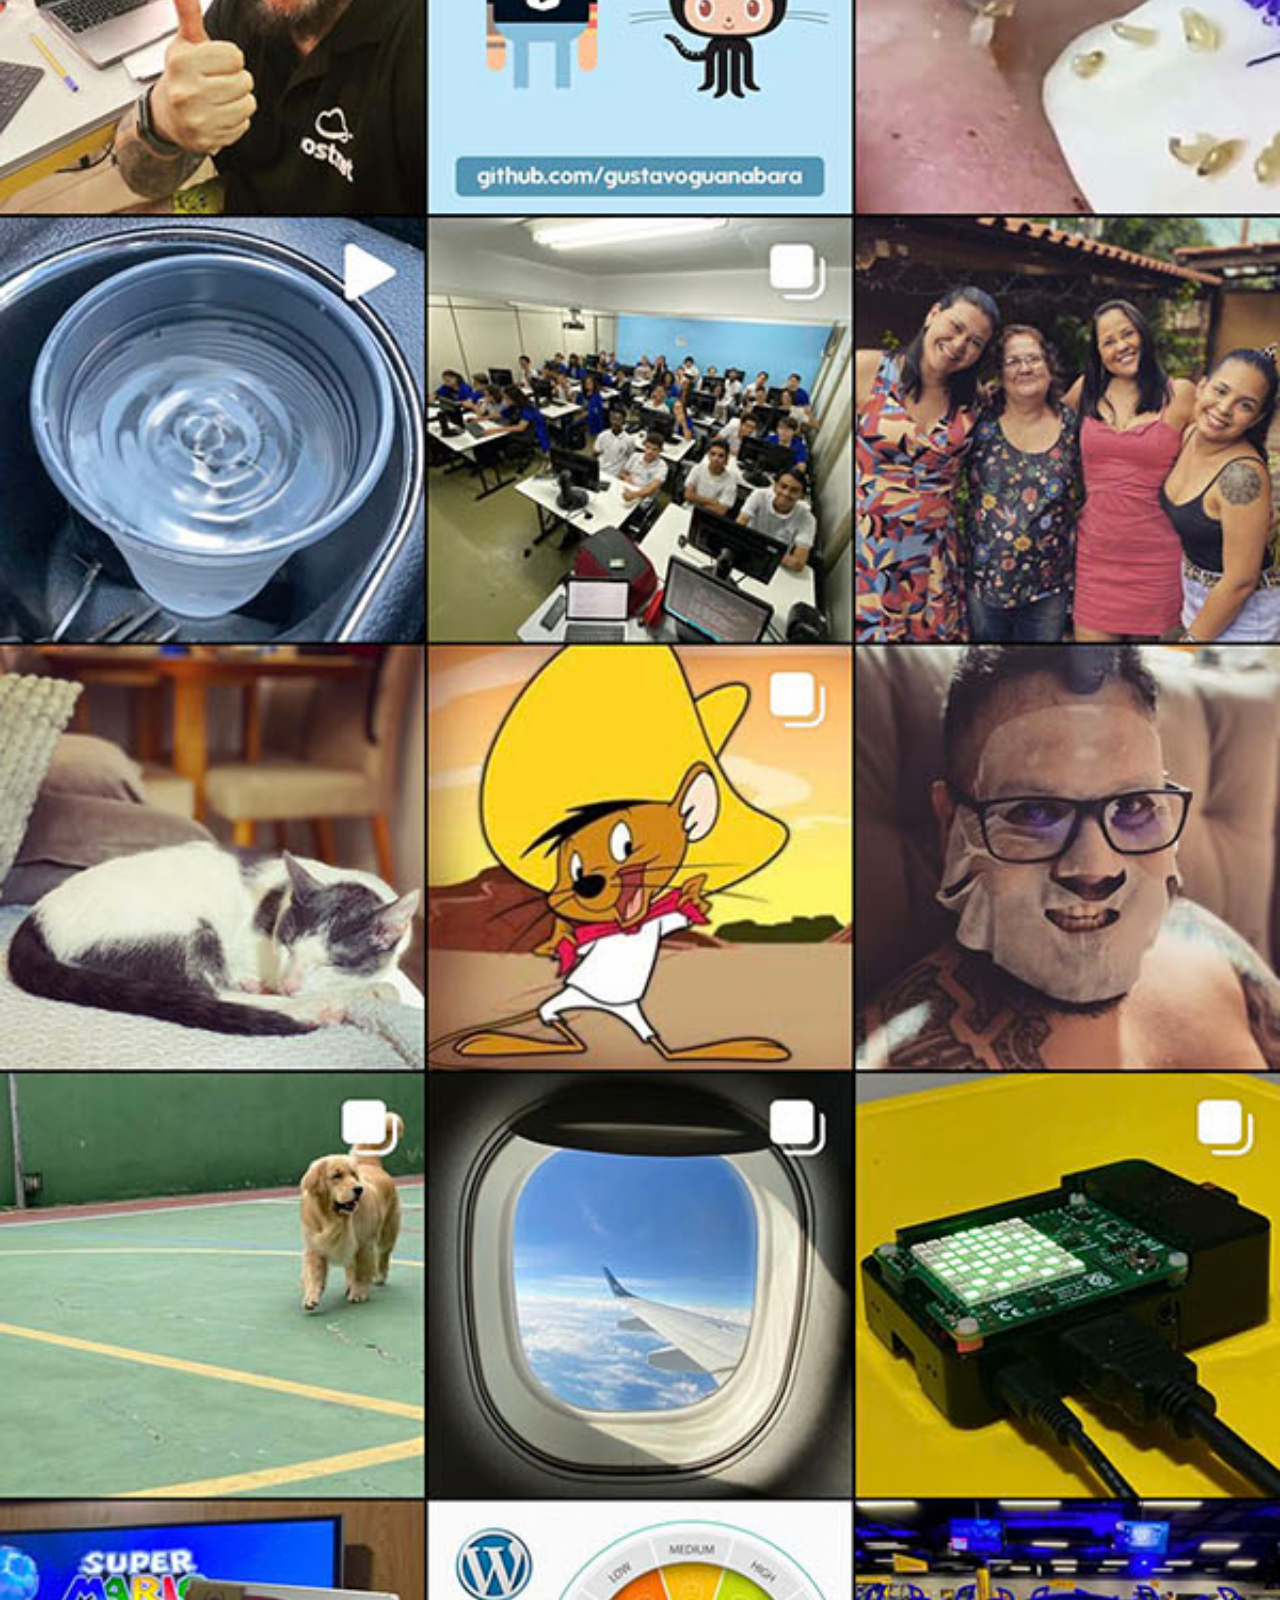
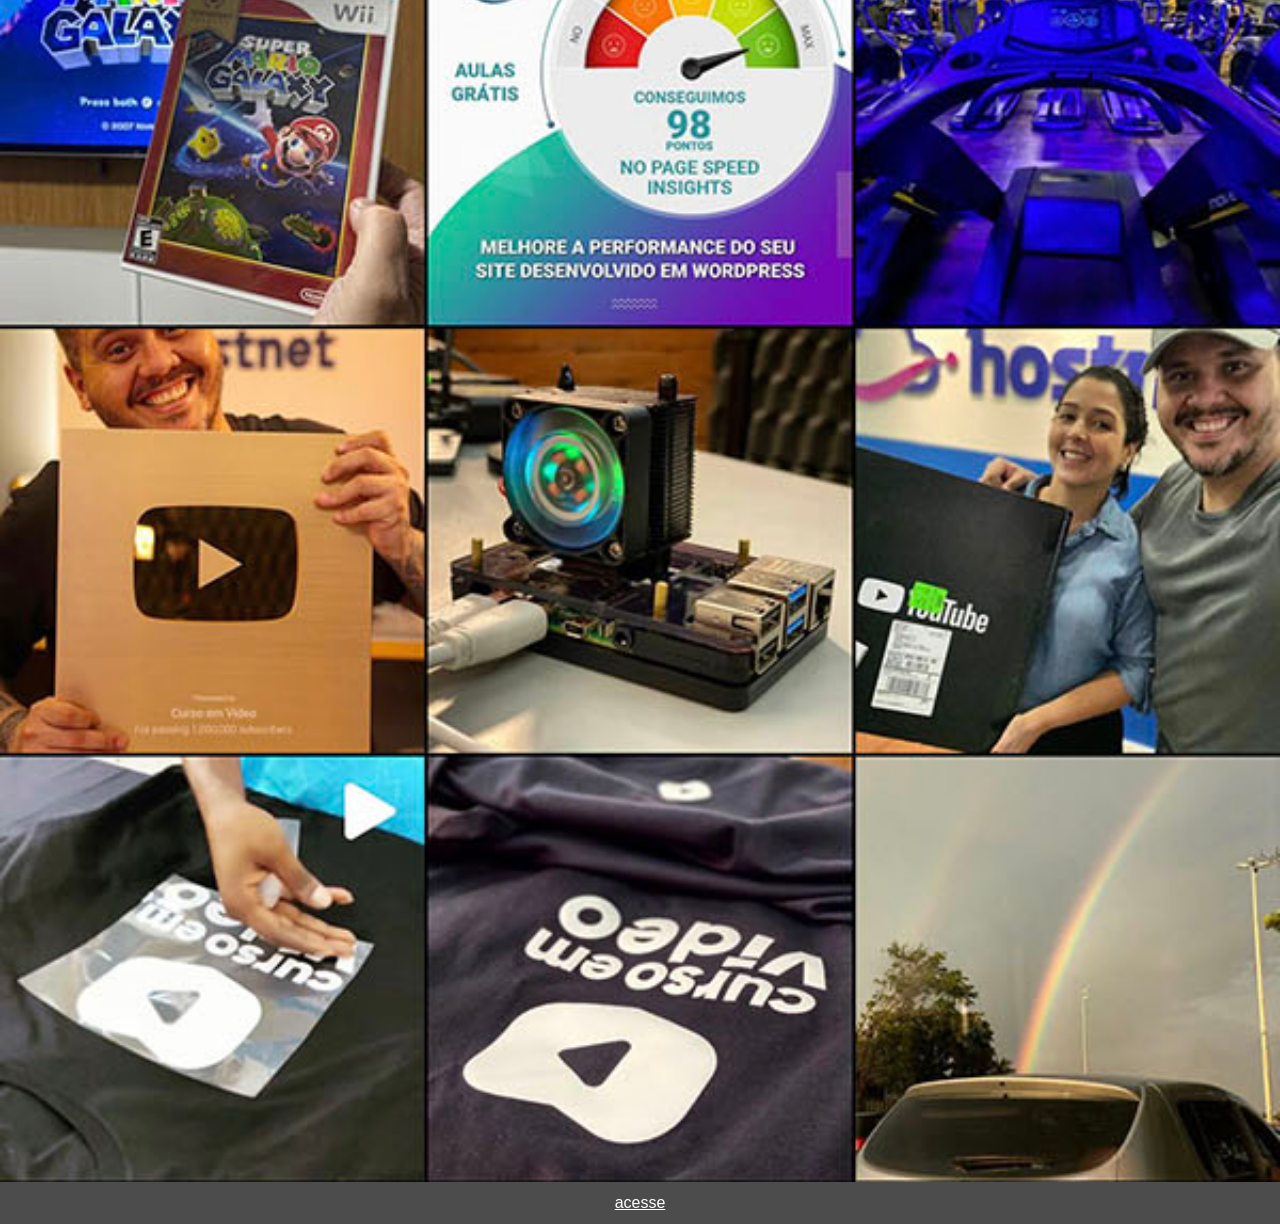
<file: instagram.html>
<!DOCTYPE html>
<html lang="pt-br">
<head>
    <meta charset="UTF-8">
    <meta name="viewport" content="width=device-width, initial-scale=1.0">
    <title>instagram</title>
    <link rel="stylesheet" href="estilos/social.css">
</head>
<body>
    <img src="imagens/tela-instagram.jpg" alt="instagram">
    <a href="https://www.instagram.com/gustavoguanabara/" target="_blank">acesse</a>
</body>
</html>
</file>
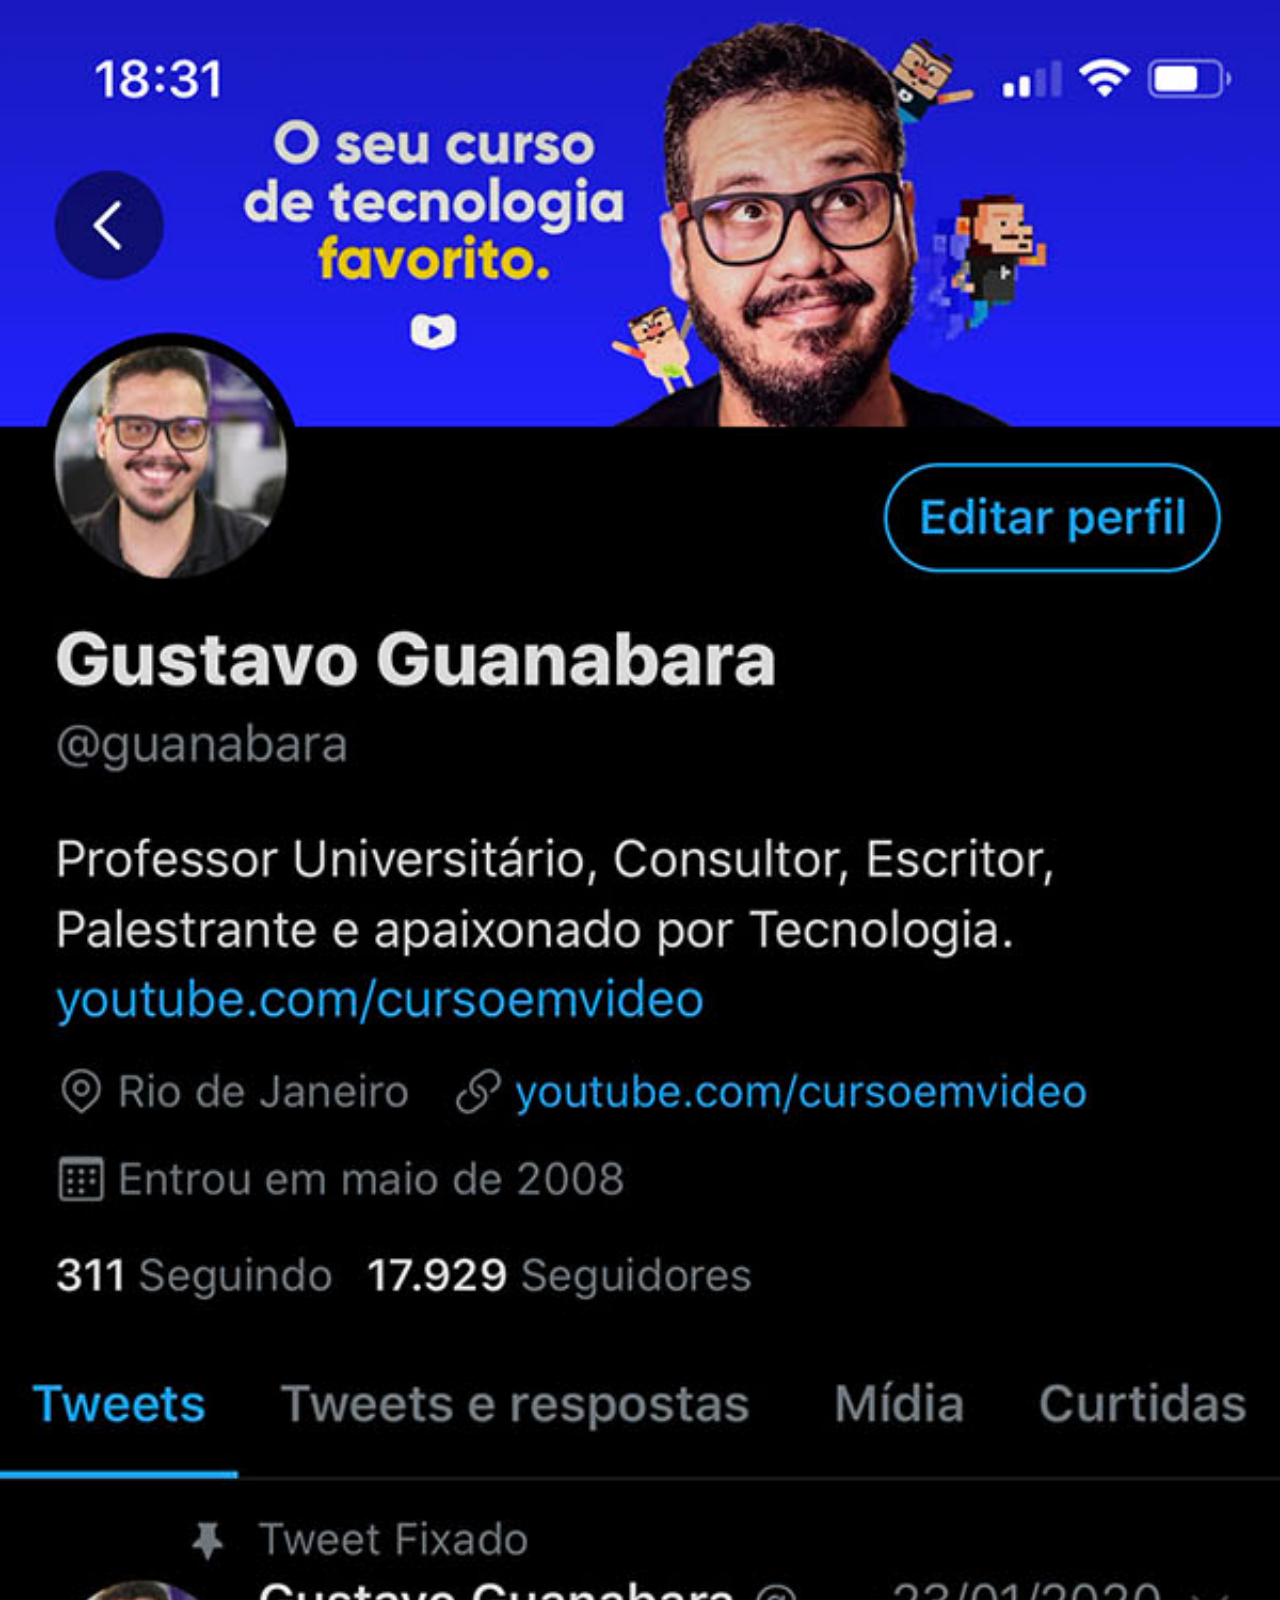
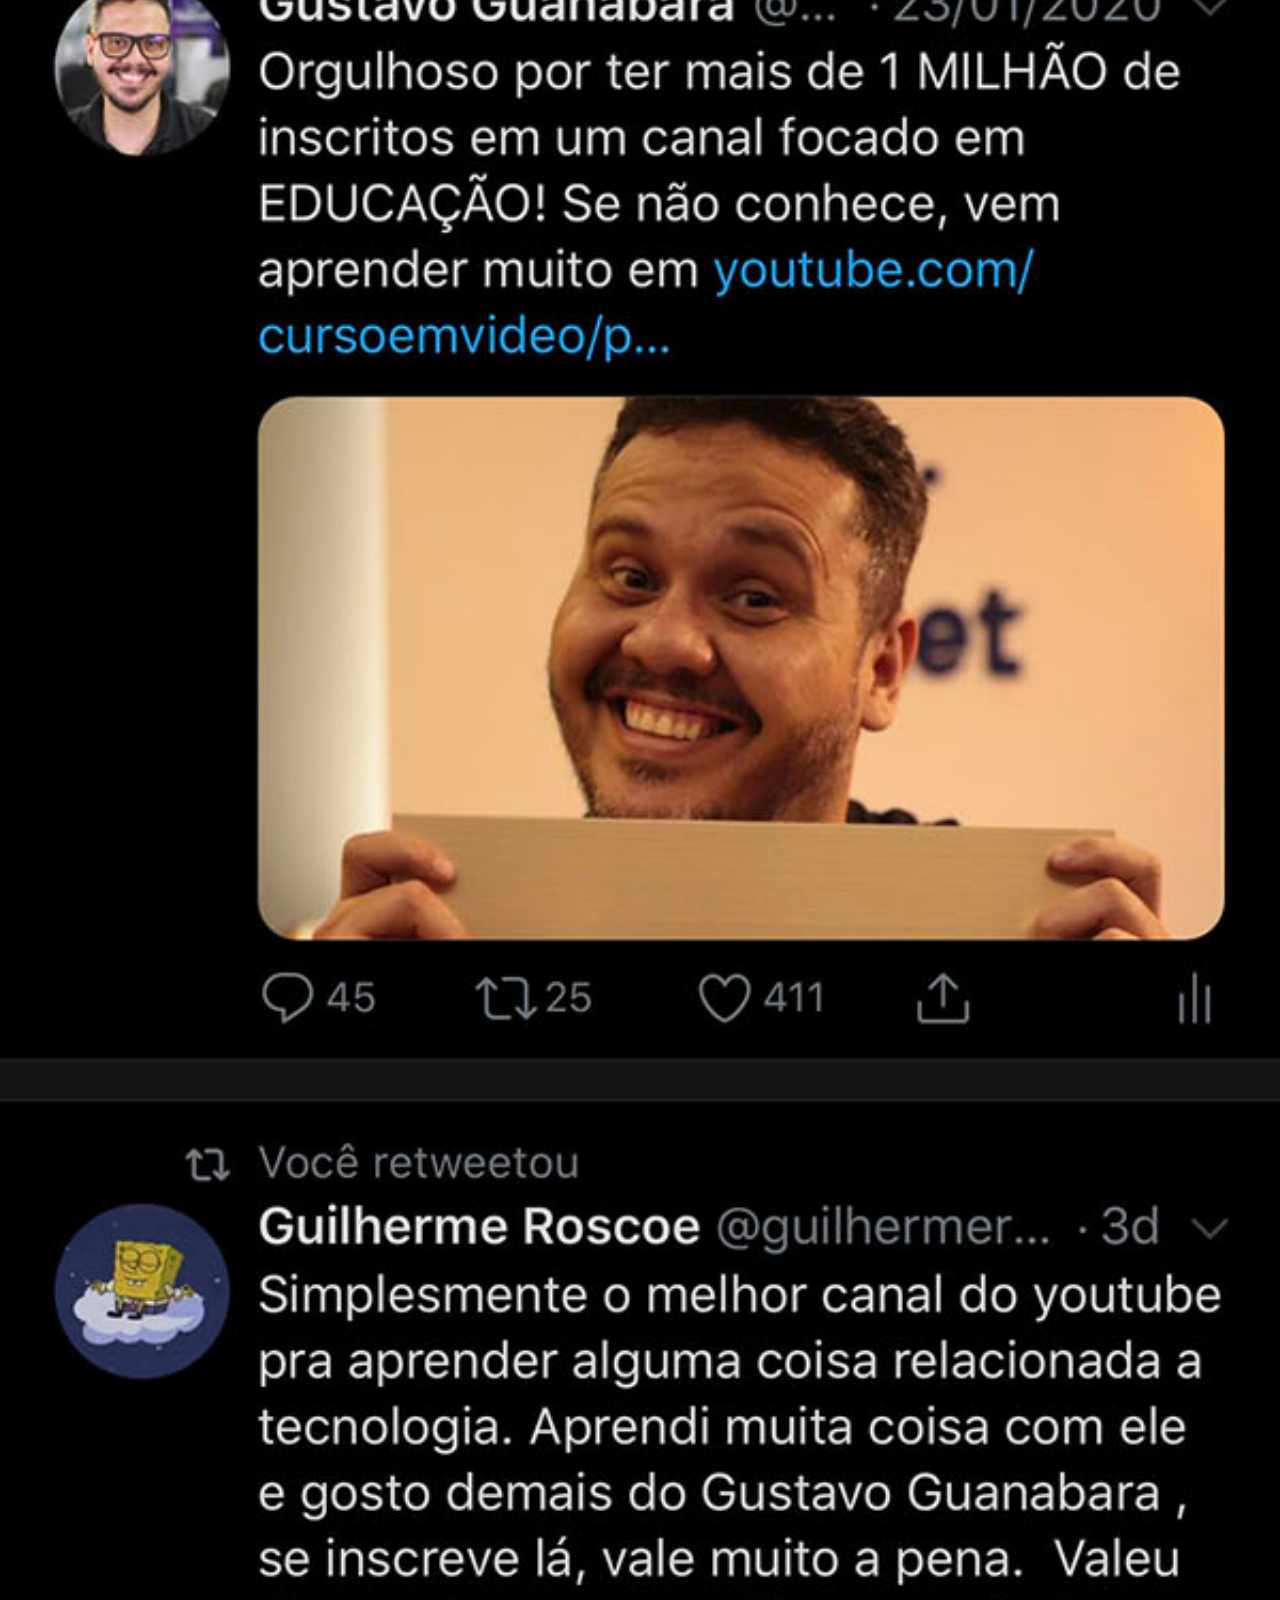
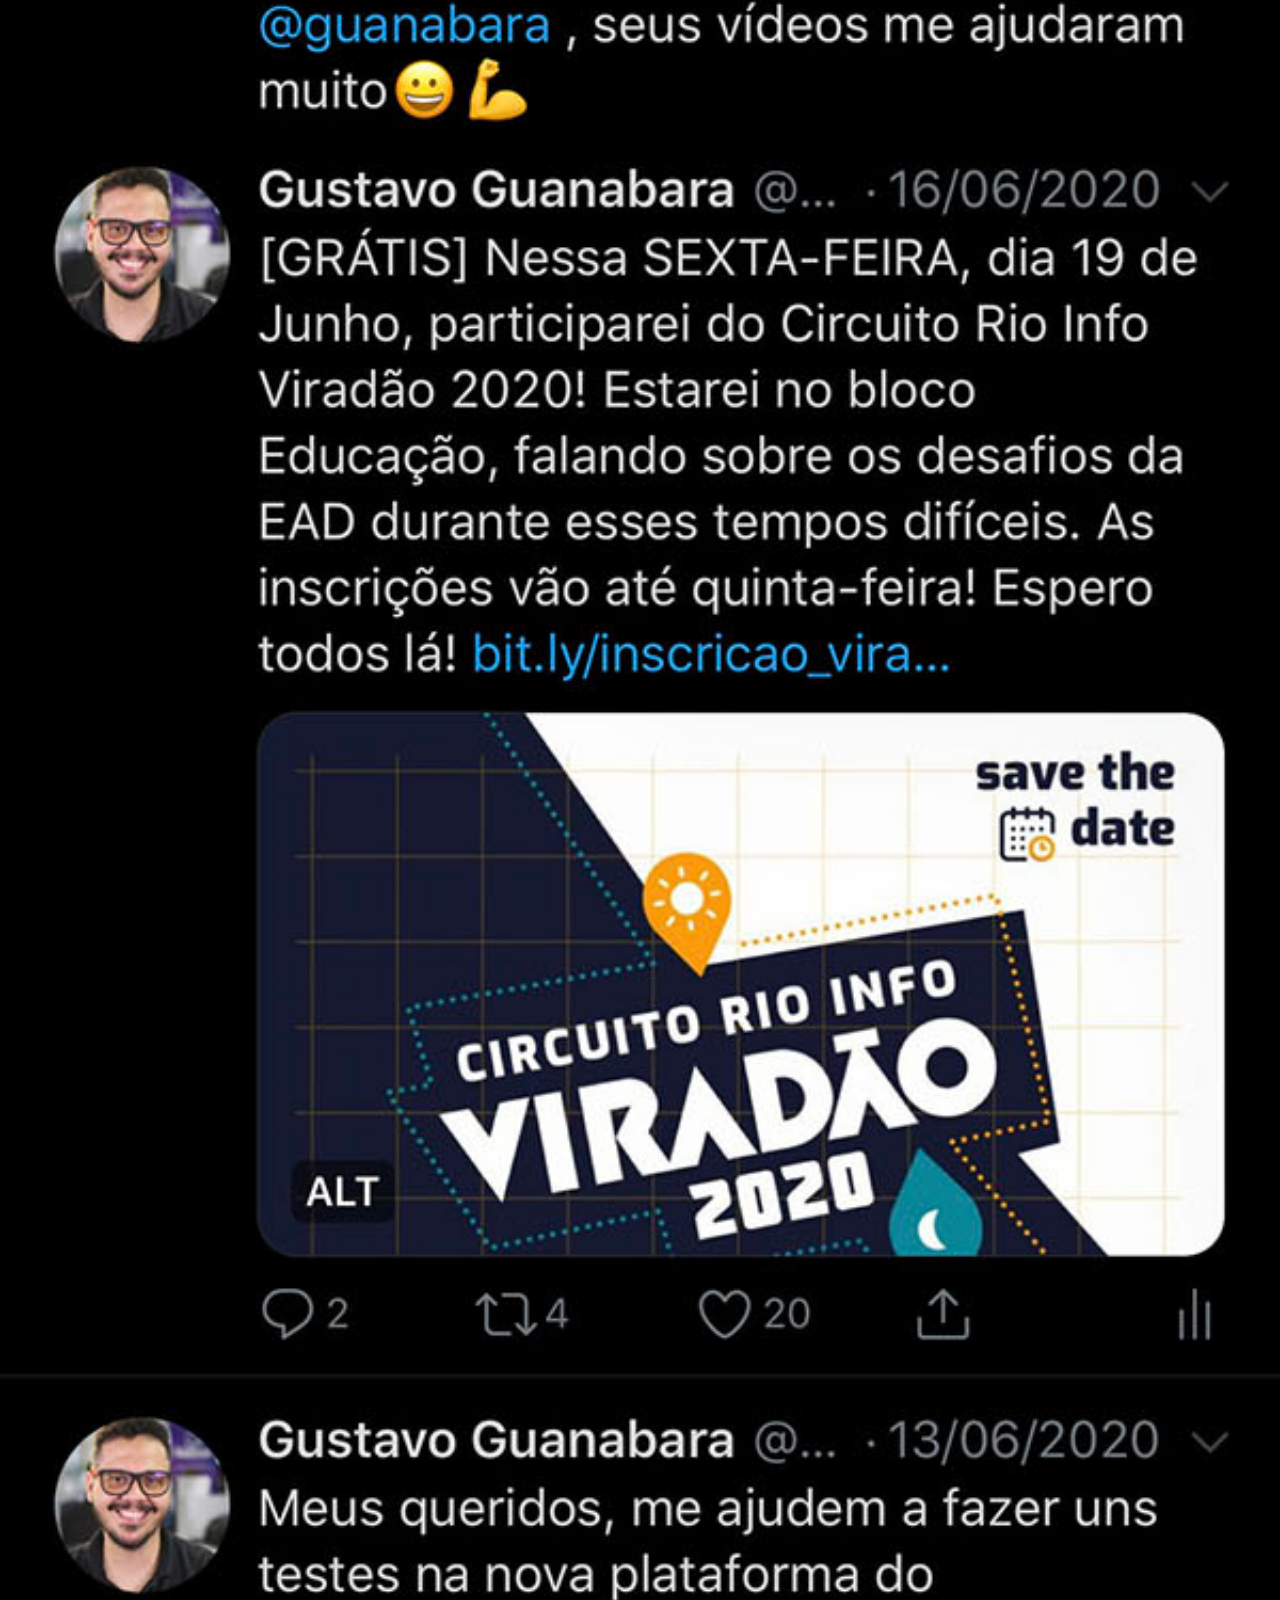
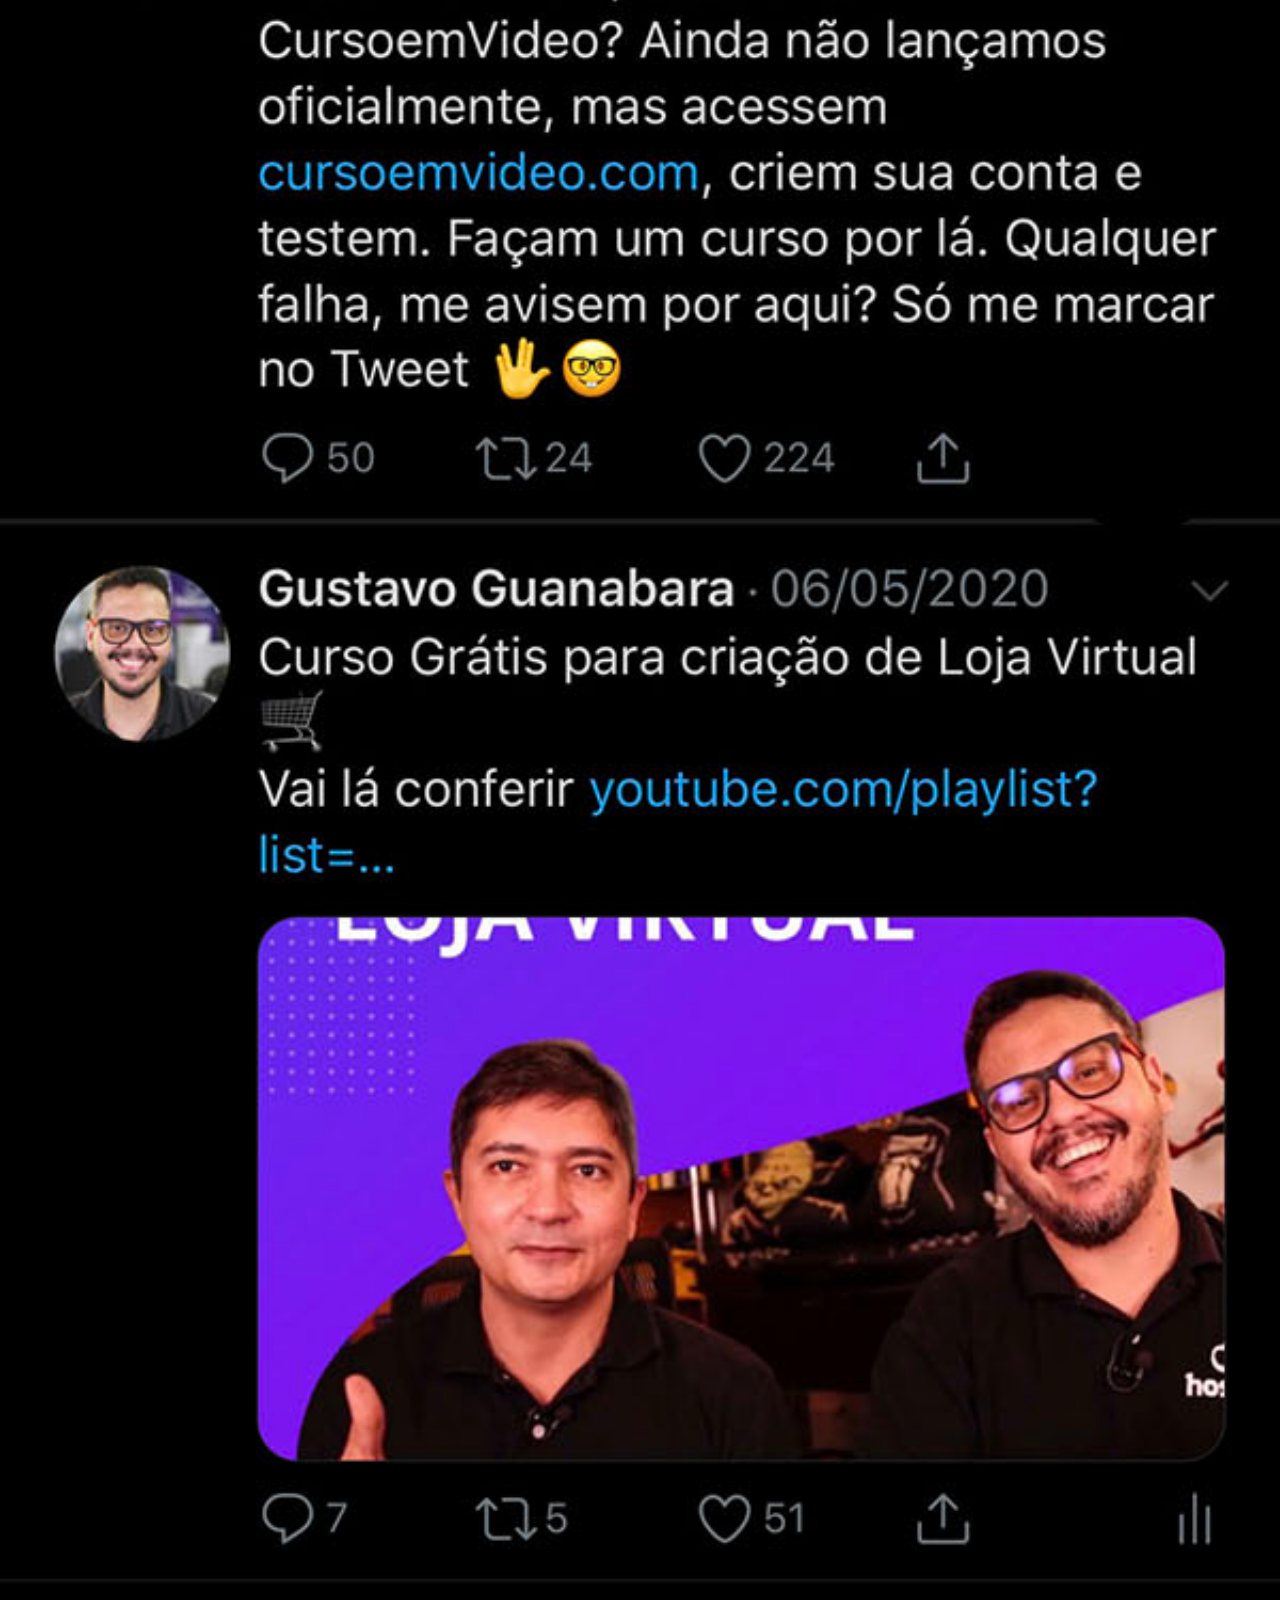
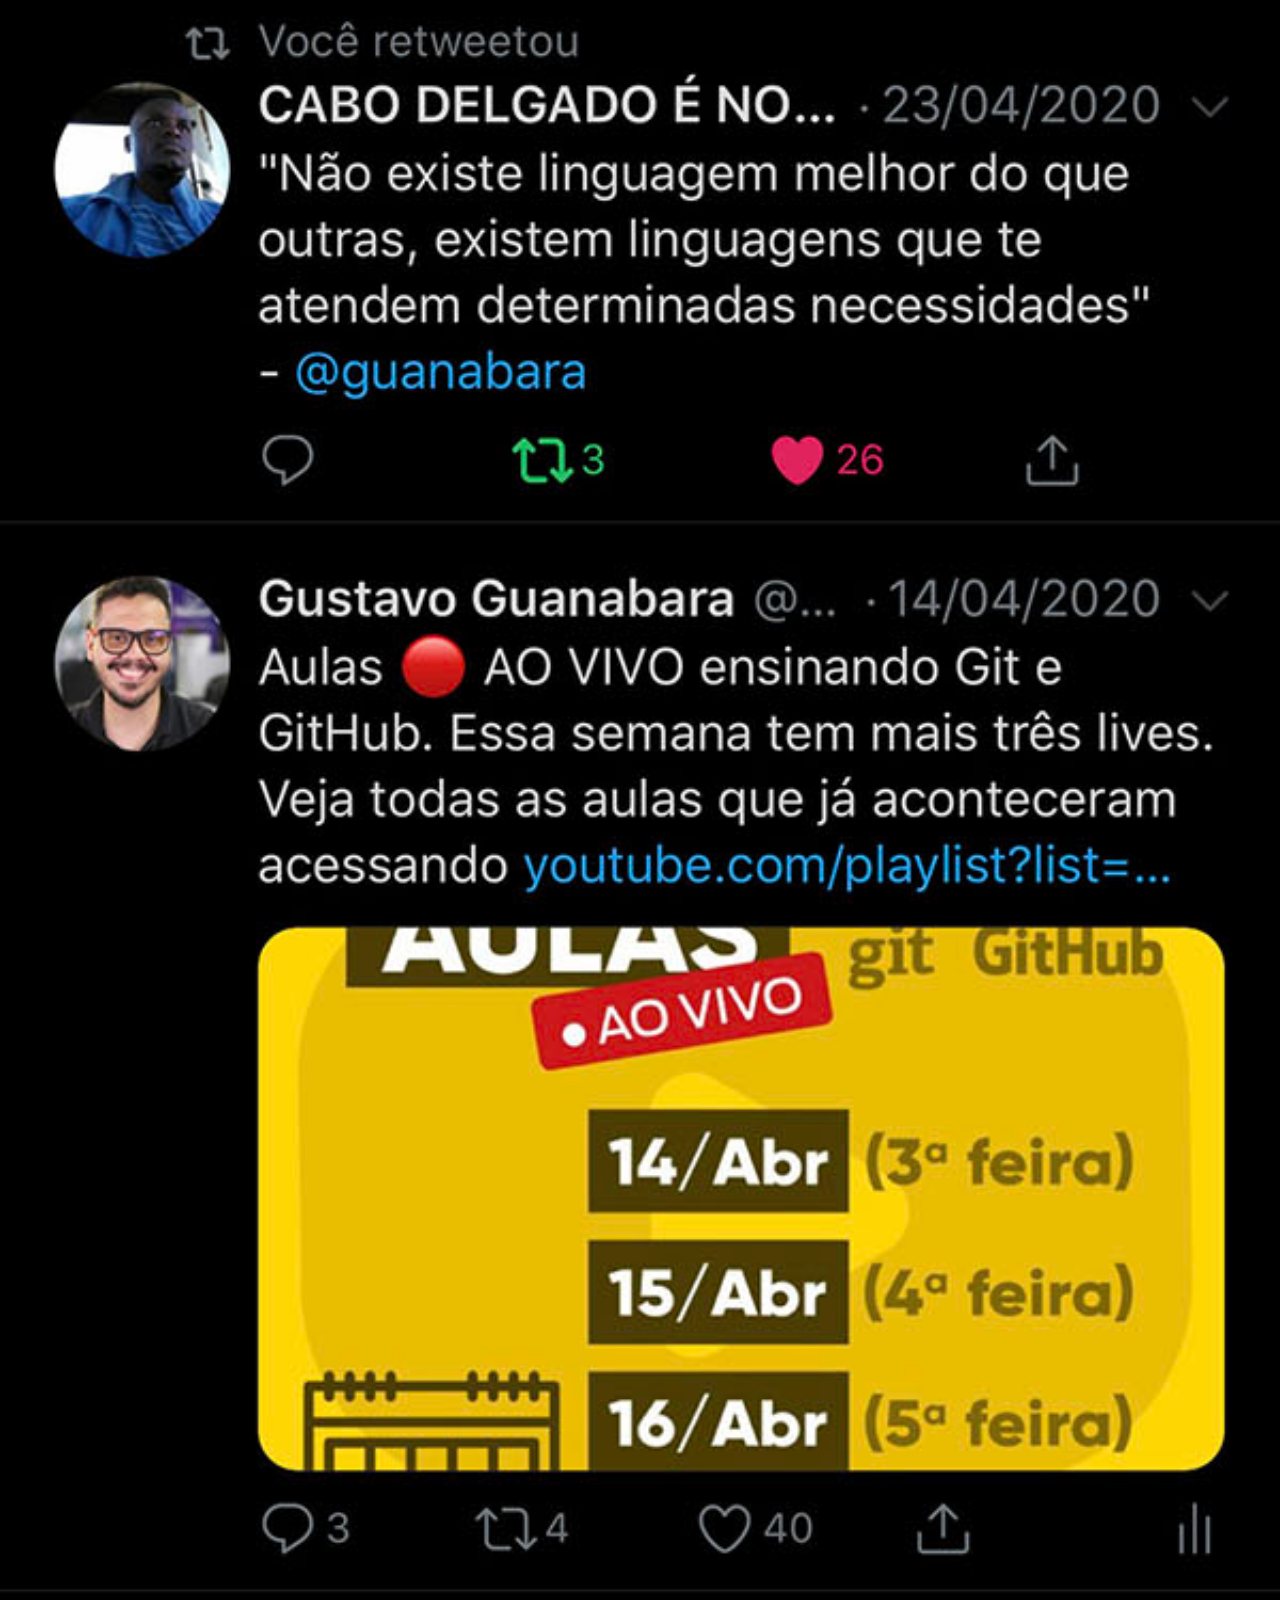
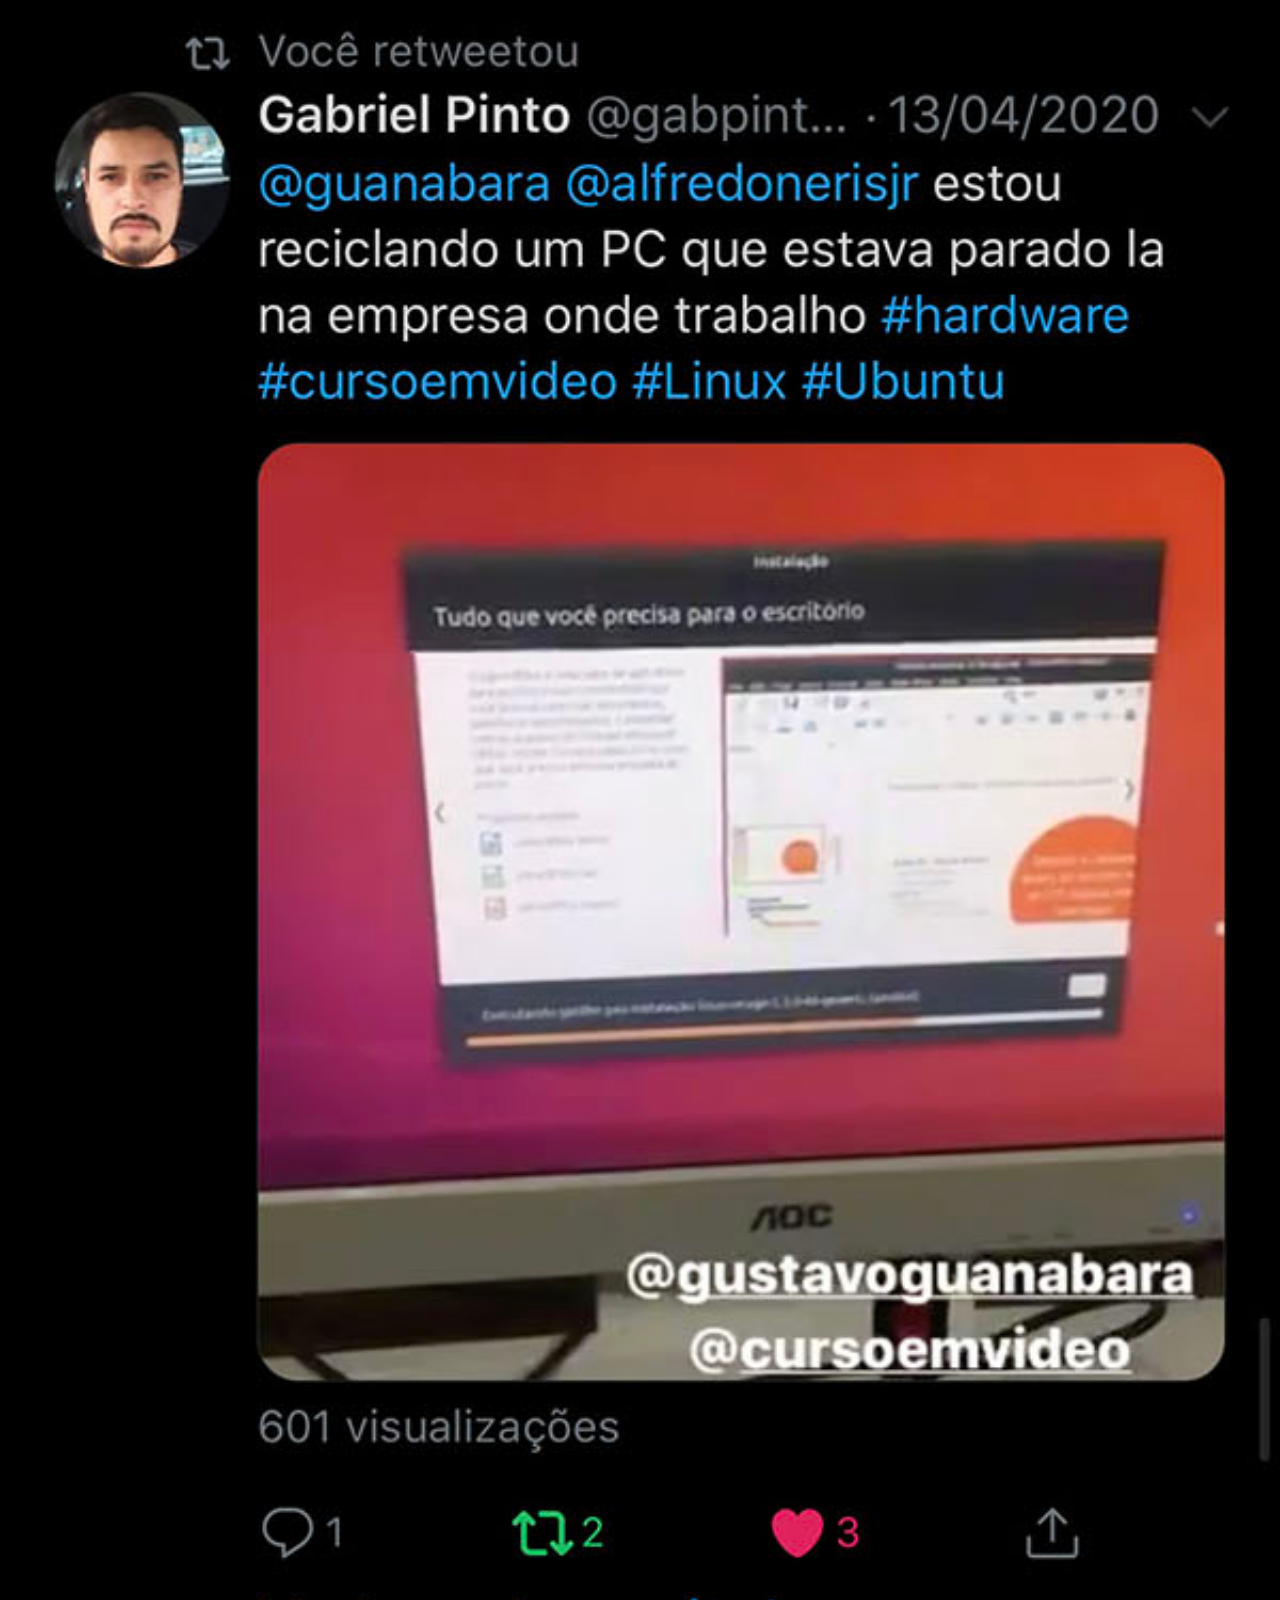
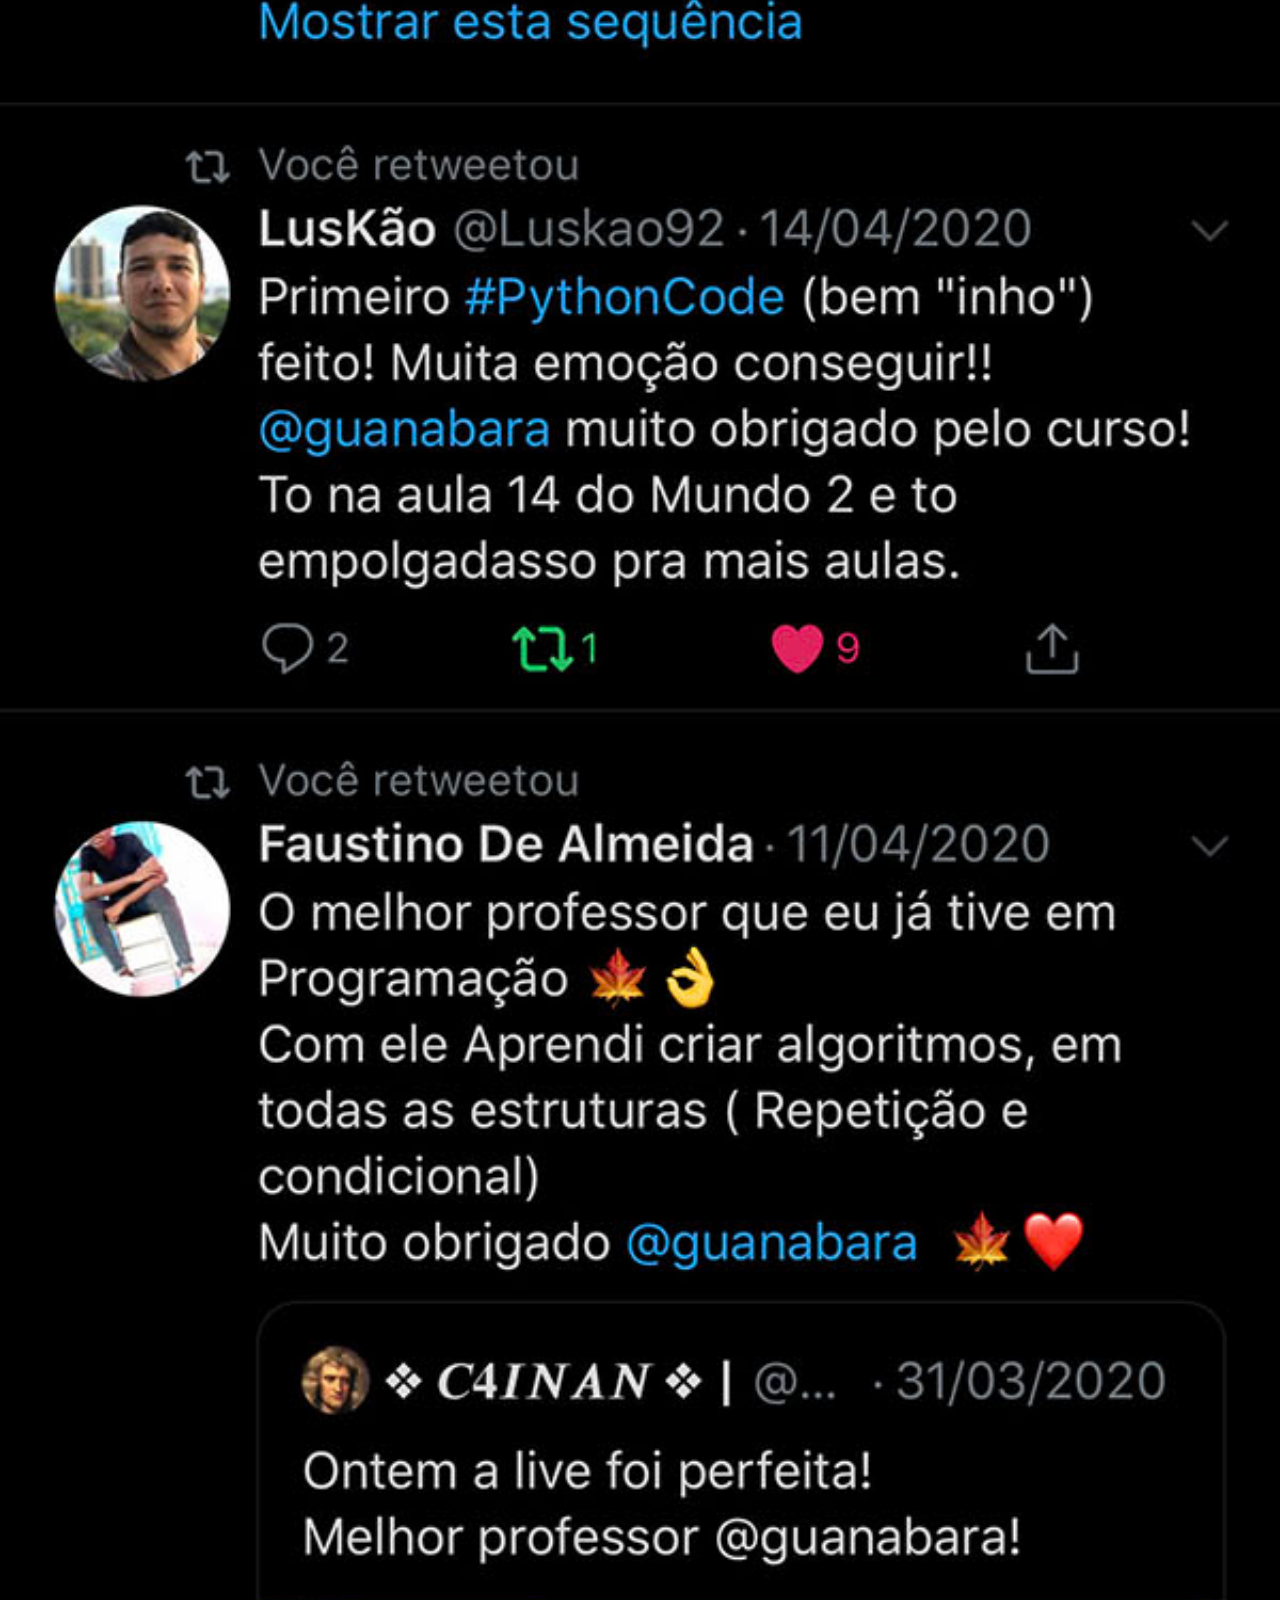
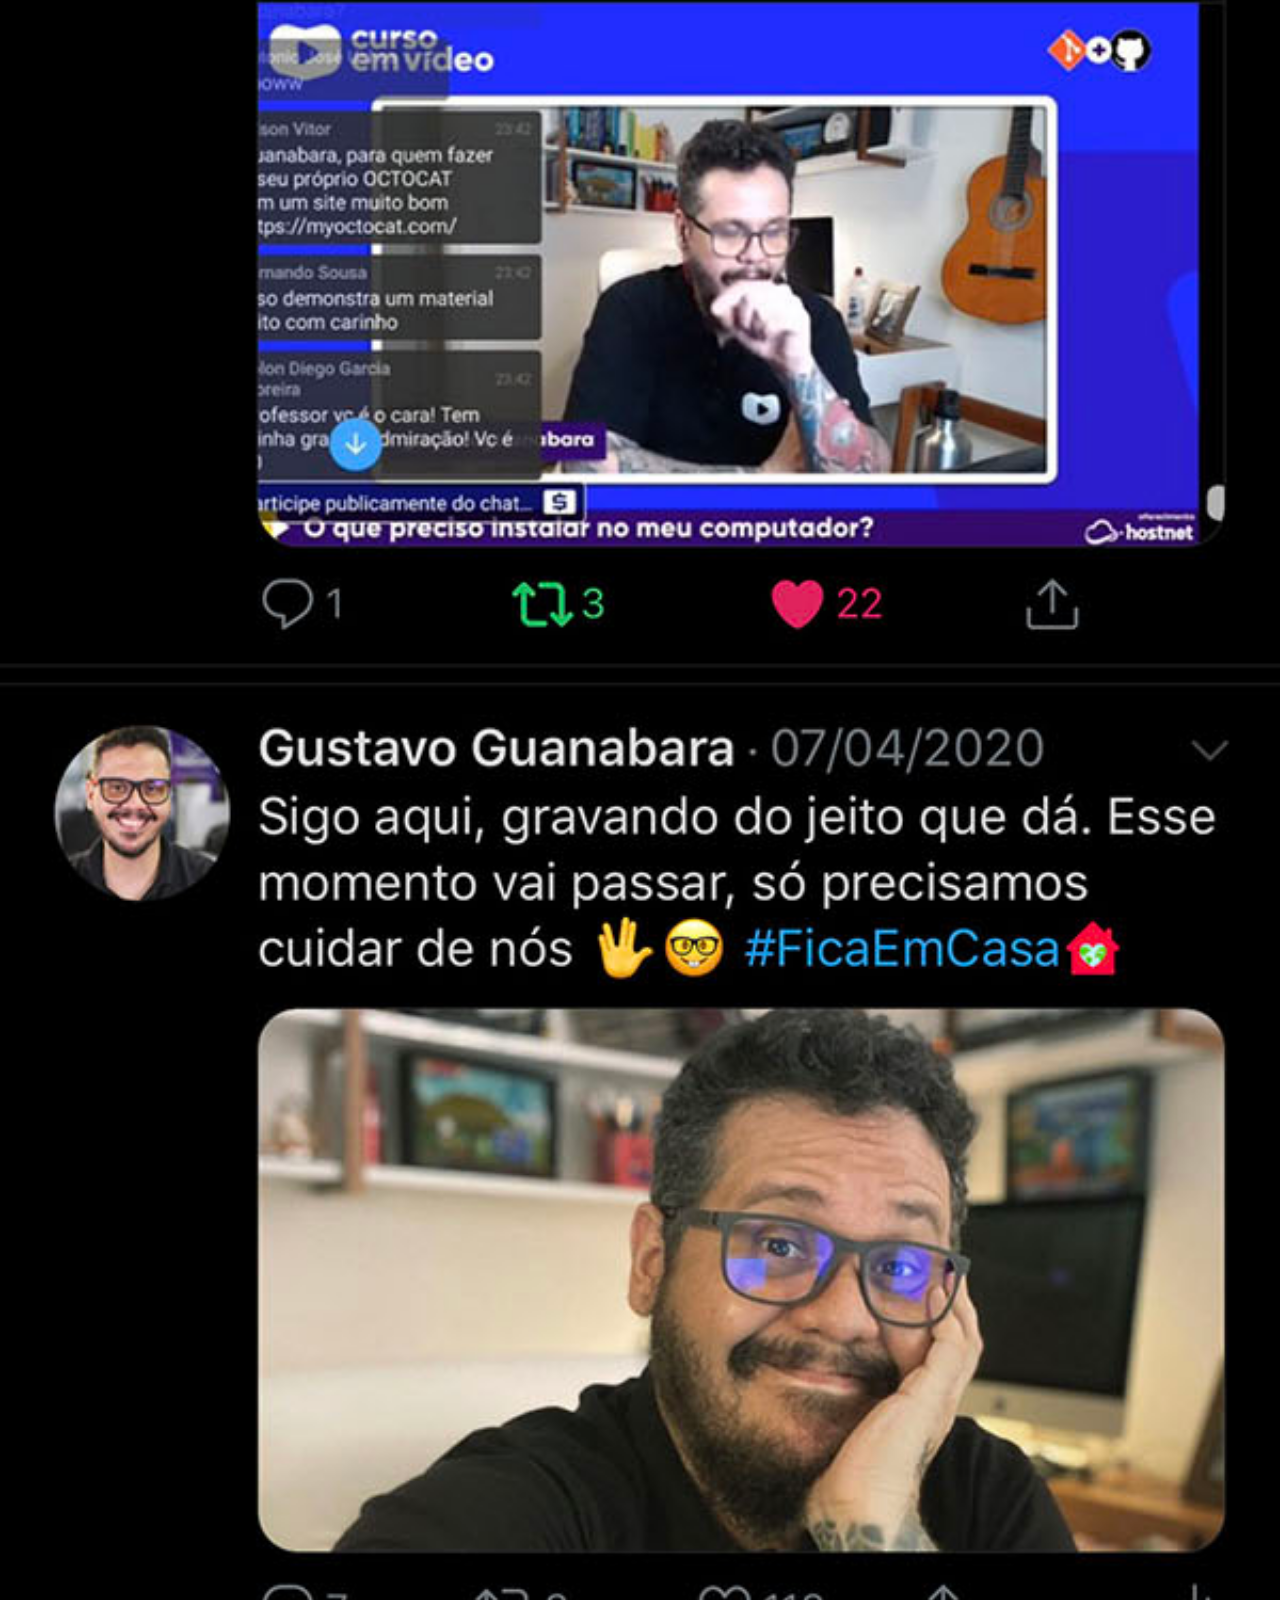
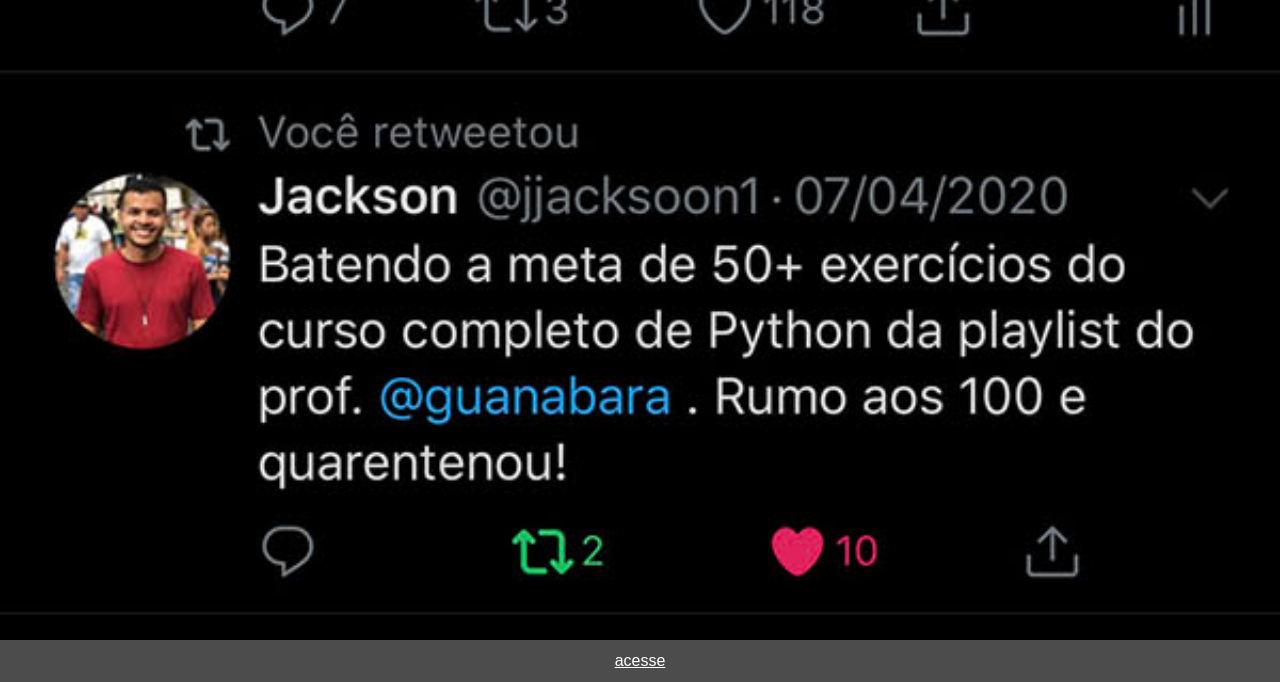
<file: twitter.html>
<!DOCTYPE html>
<html lang="pt-br">
<head>
    <meta charset="UTF-8">
    <meta name="viewport" content="width=device-width, initial-scale=1.0">
    <title>twitter</title>
    <link rel="stylesheet" href="estilos/social.css">
</head>
<body>
    <img src="imagens/tela-twitter.jpg" alt="twitter">
    <a href="https://x.com/guanabaratar" target="_blank">acesse</a>
</body>
</html>
</file>
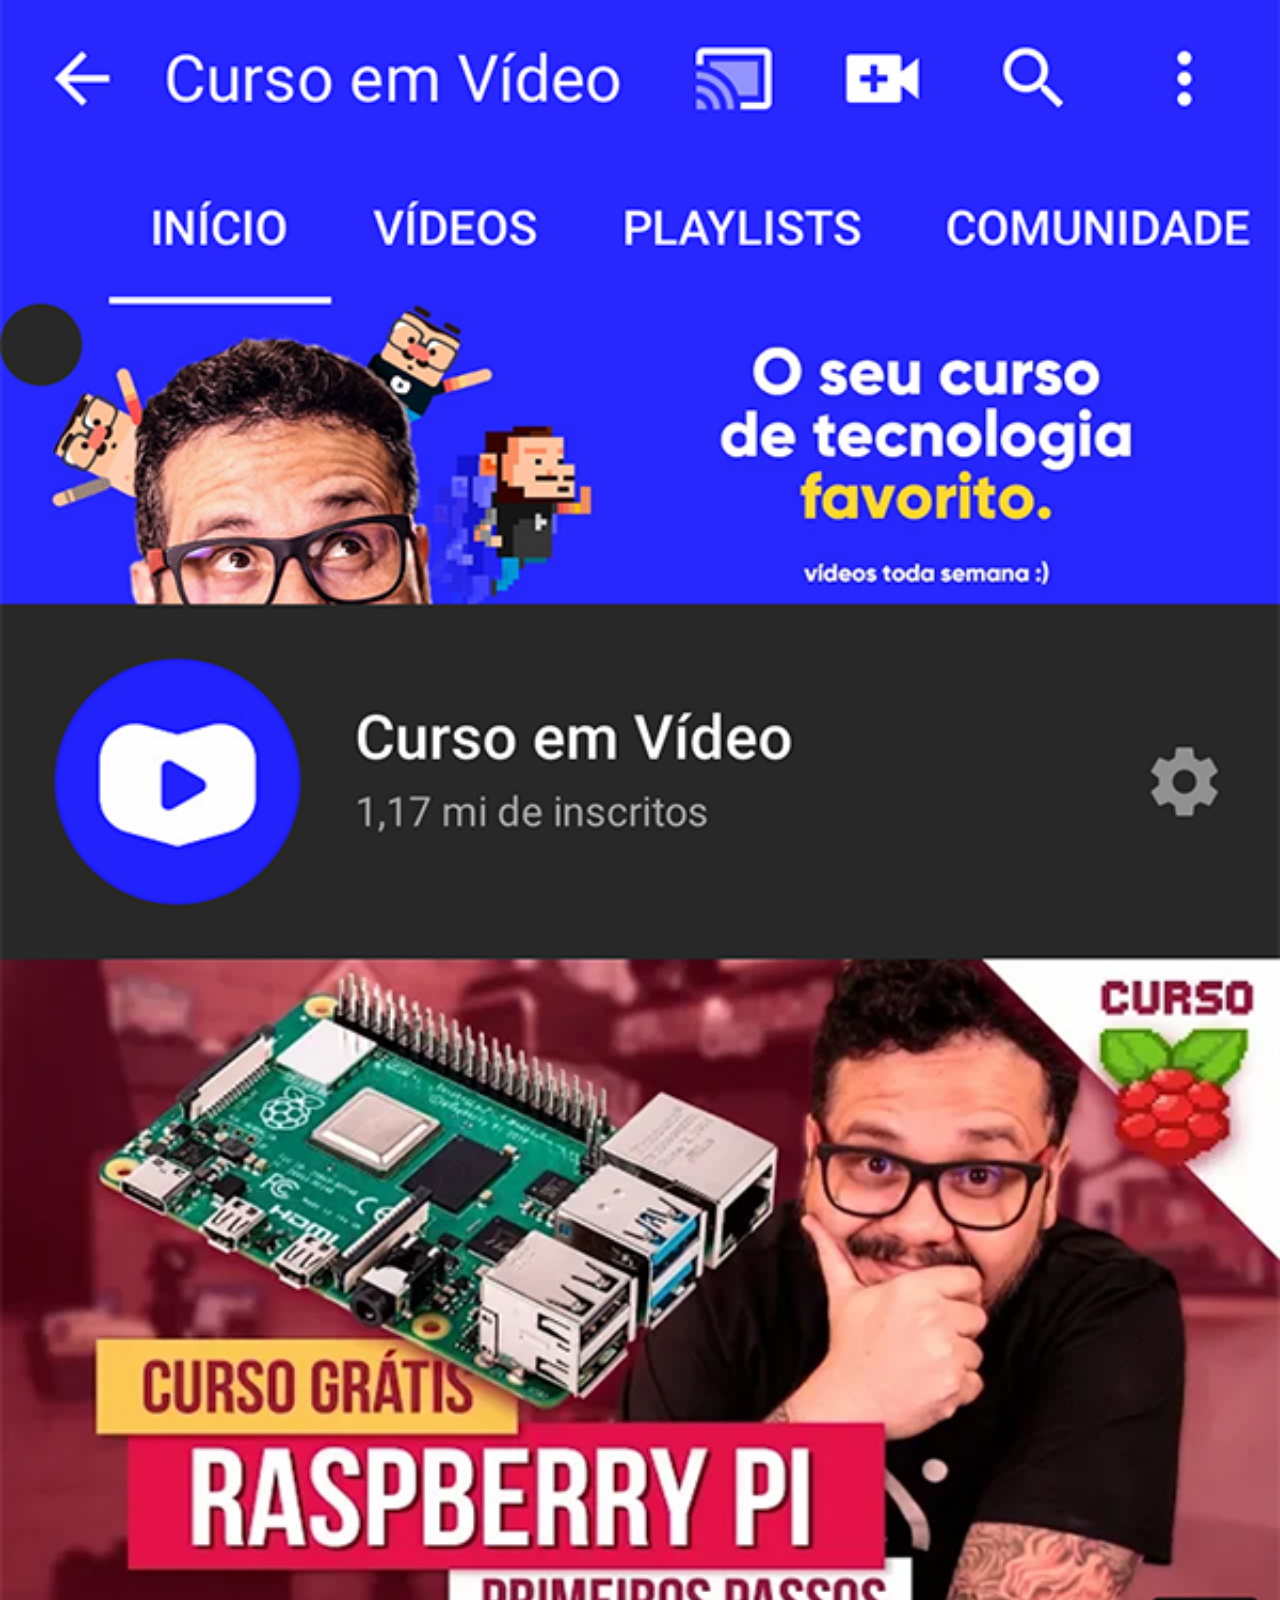
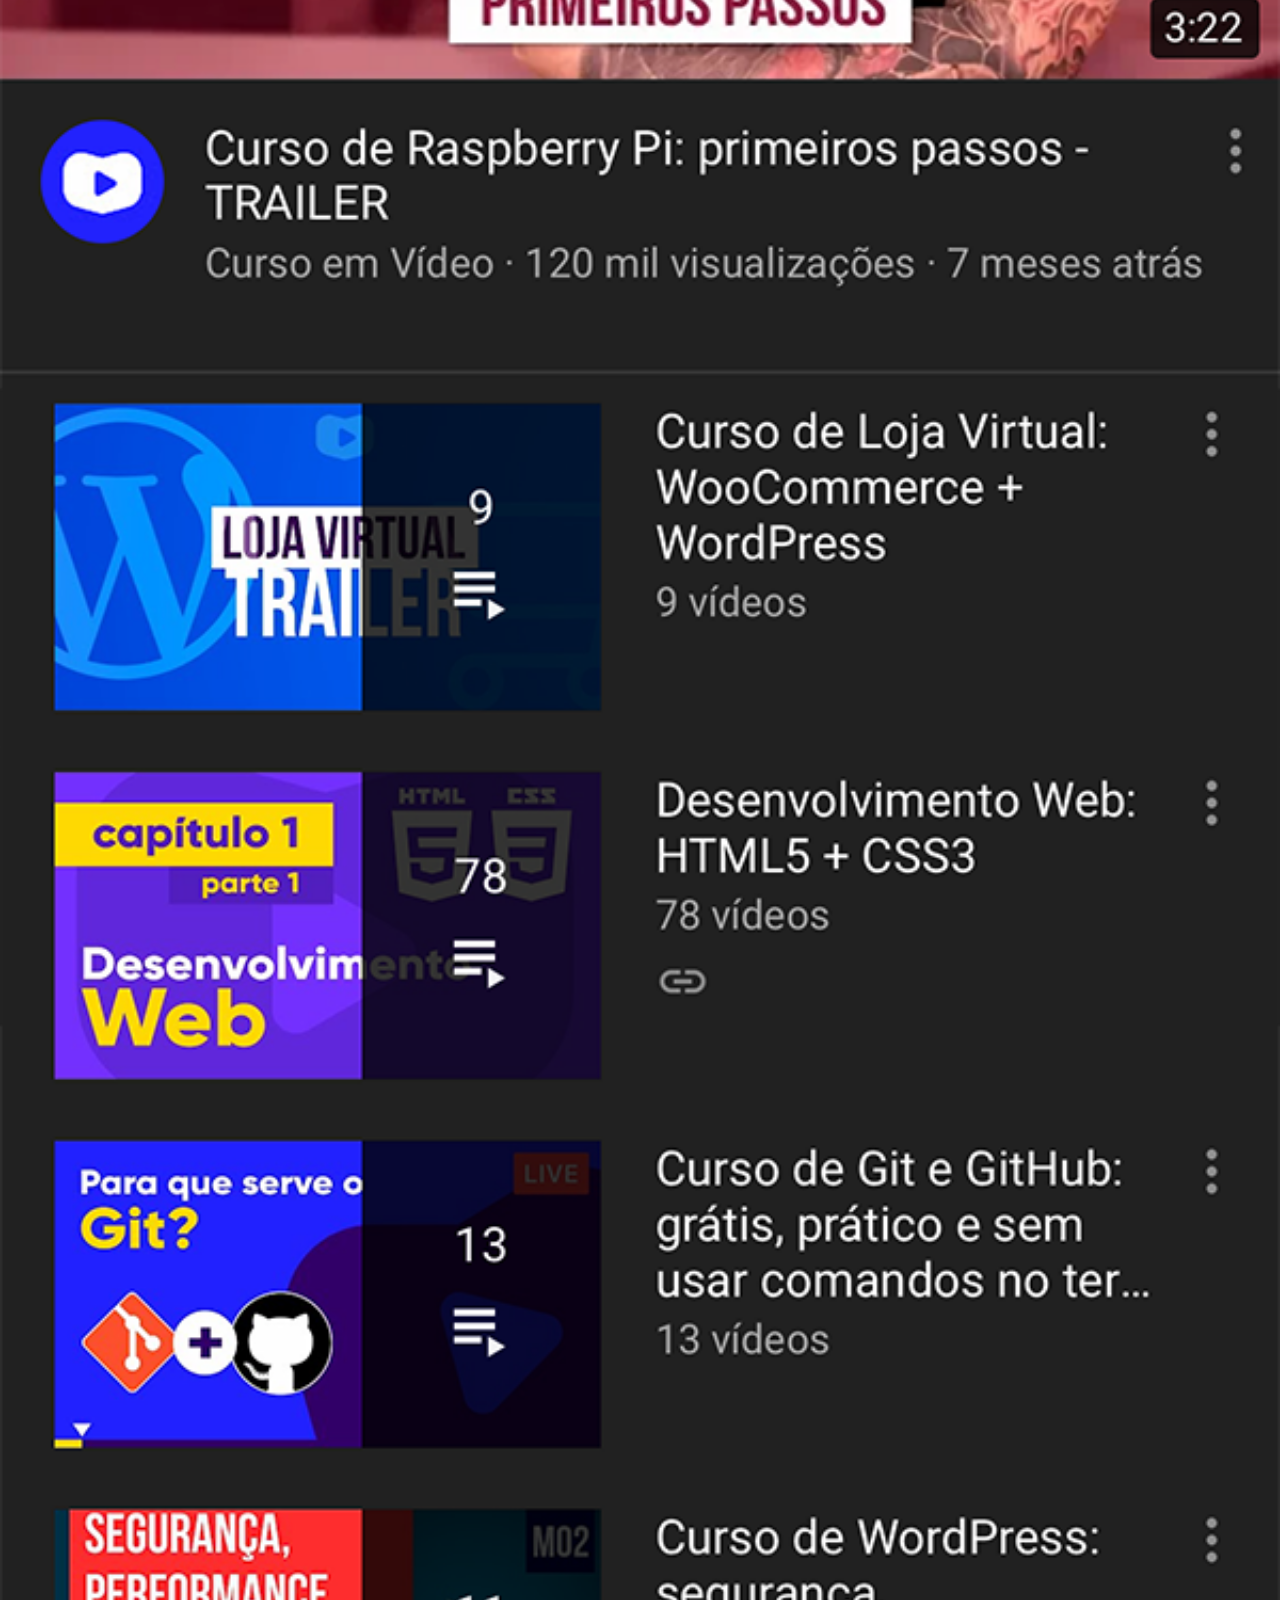
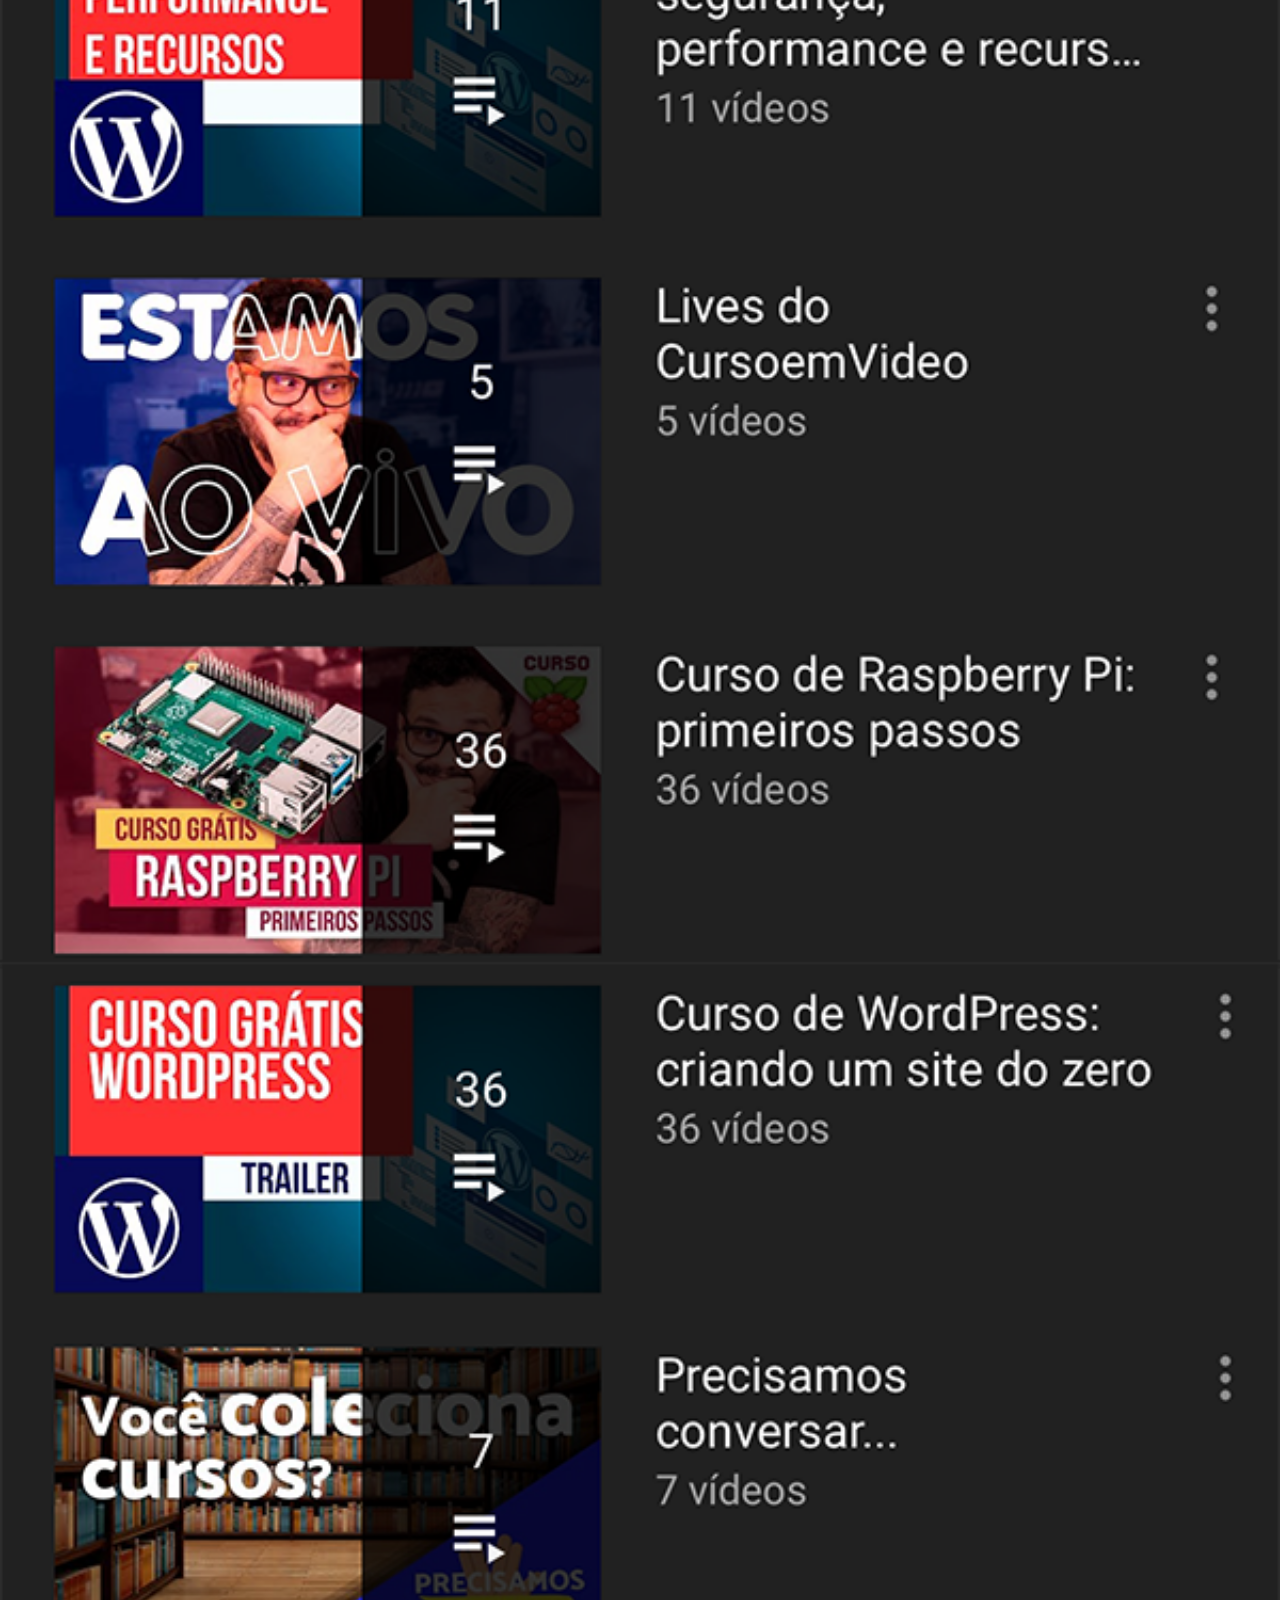
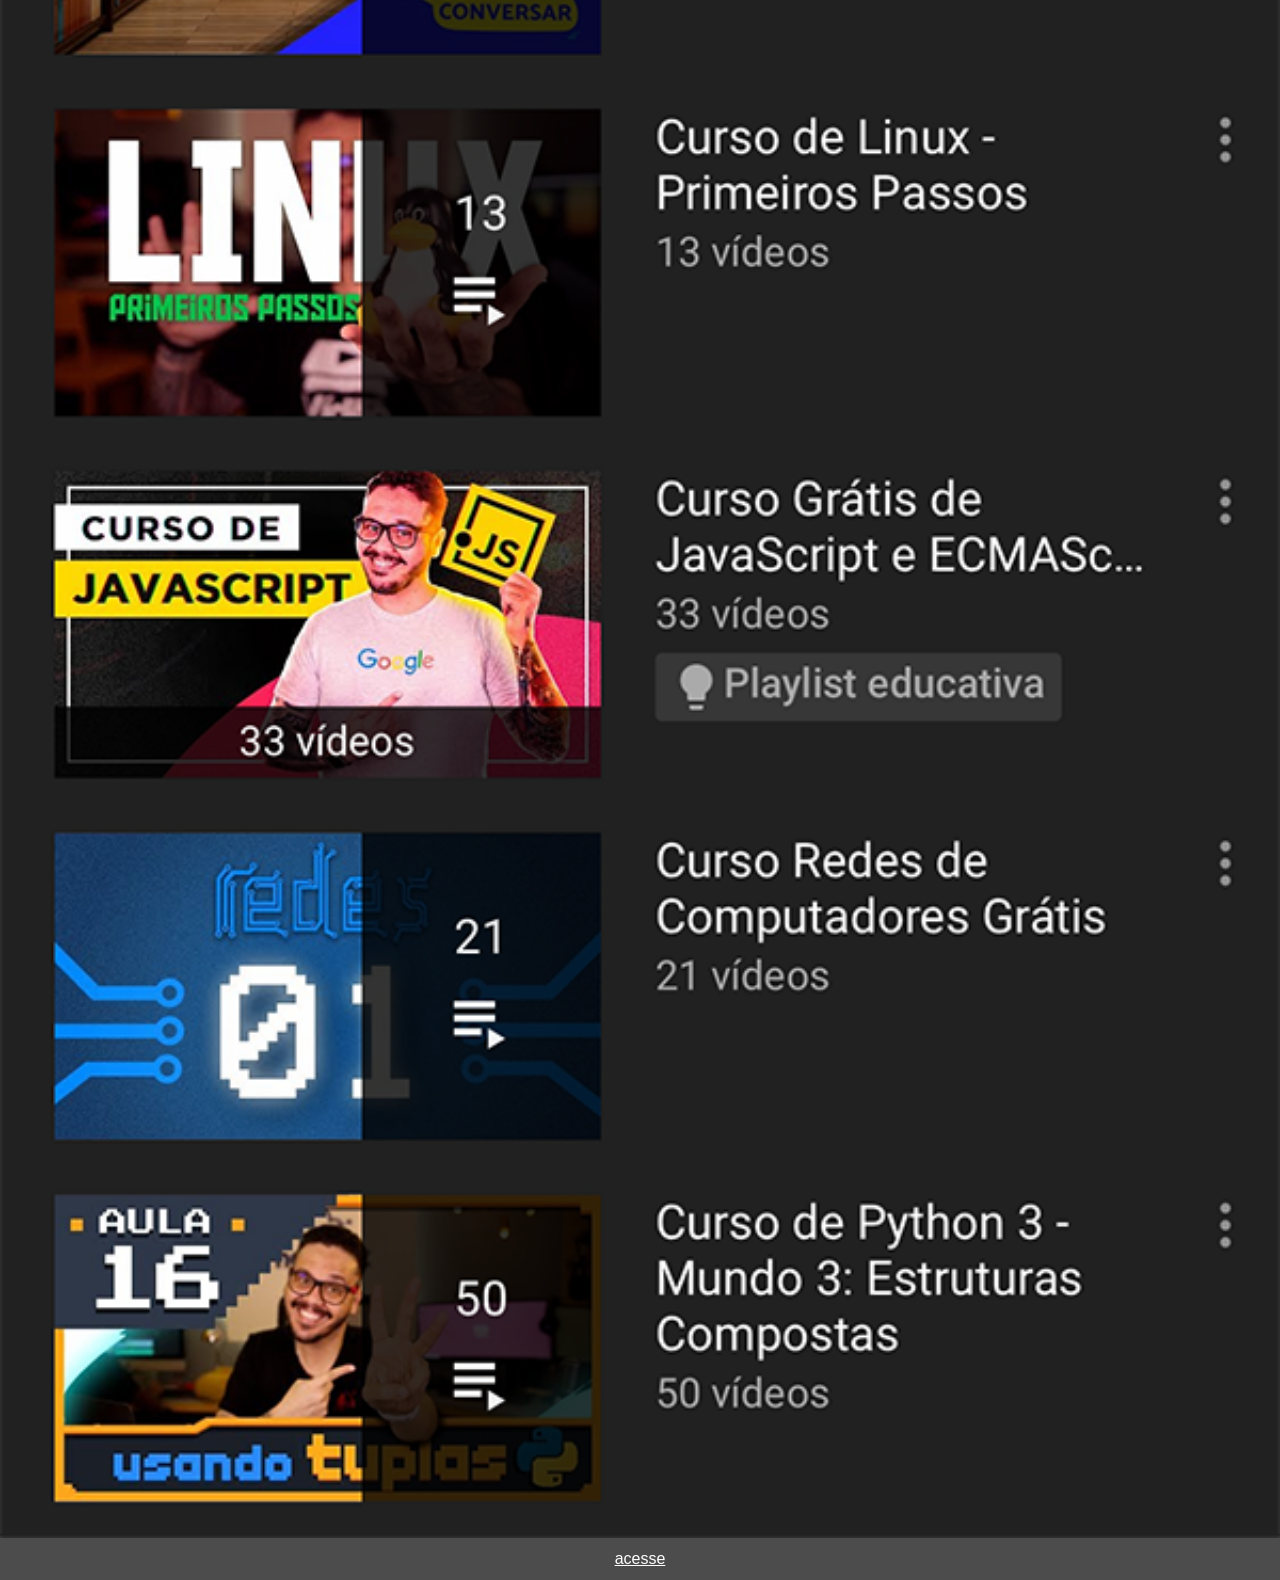
<file: youtube.html>
<!DOCTYPE html>
<html lang="pt-br">
<head>
    <meta charset="UTF-8">
    <meta name="viewport" content="width=device-width, initial-scale=1.0">
    <title>estilos css</title>
    <link rel="stylesheet" href="estilos/social.css">
</head>
<body>
    <img src="imagens/tela-youtube.png" alt="youtube">
    <a href="https://www.youtube.com/results?search_query=gustavo+guanabara" target="_blank" rel="noopener noreferrer">acesse</a>
</body>
</html>
</file>
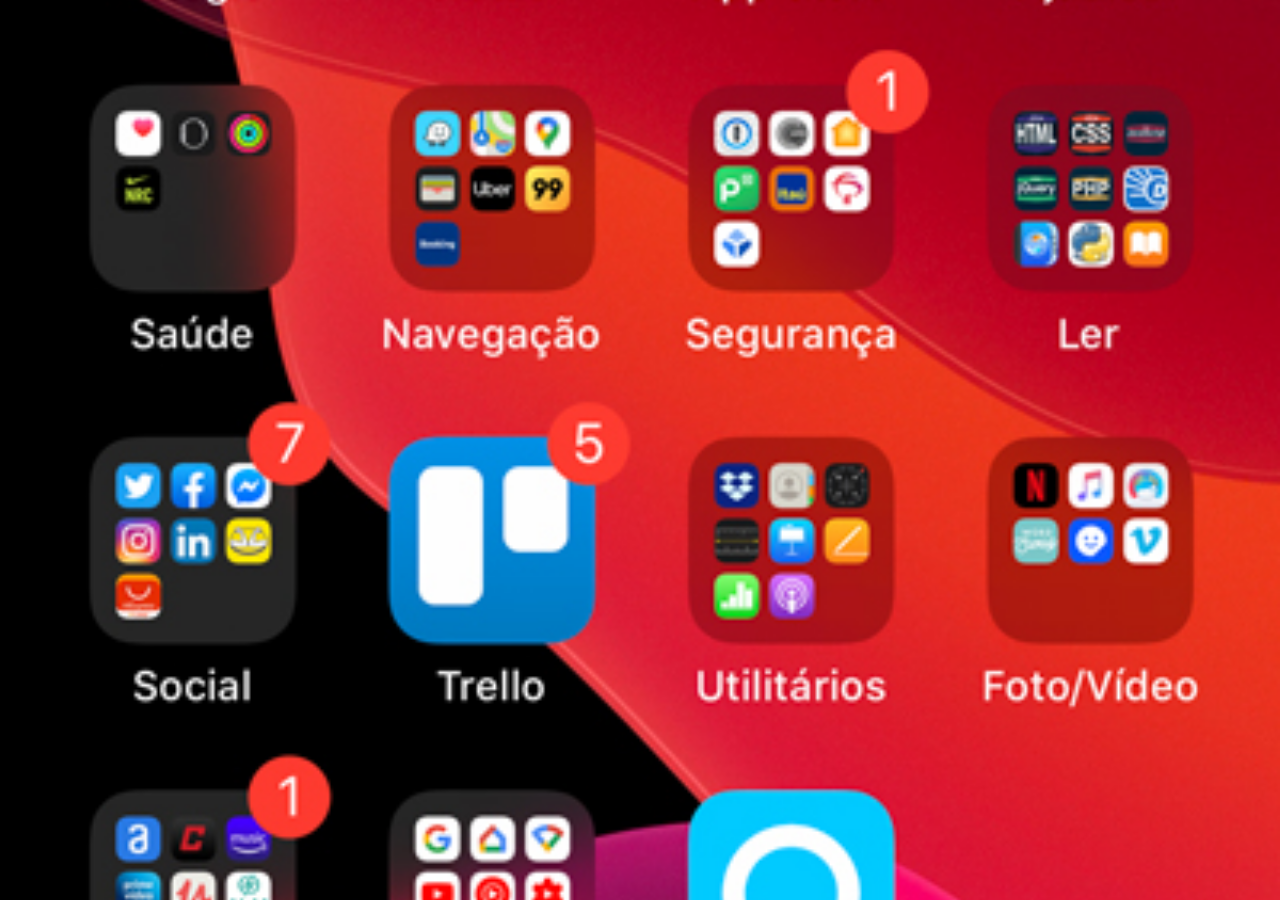
<file: estilos/home.html>
<!DOCTYPE html>
<html lang="pt-br">
<head>
    <meta charset="UTF-8">
    <meta name="viewport" content="width=device-width, initial-scale=1.0">
    <title>Home</title>
</head>
     <style>
        *{
            margin: 0%;
            padding: 0%;
        }

        body{
            width: 100%;
            height: 100vh;
            background: url("../imagens/tela-home.jpg") center / cover no-repeat;
        }
     </style>
<body>
    
</body>
</html>
</file>
<file: estilos/style.css>
@charset "UTF-8";

*{
    margin: 0px;
    padding: 0px;
    font-family: Arial, Helvetica, sans-serif;
}

html,body{
    height: 100vh;
    width: 100%;
    background-color: black;
}

body{
    background-image: url("../imagens/fundo-madeira.jpg");
    background-size: cover;
    background-attachment: fixed;
}

main{
    height: 100vh;
    position: relative;
}

section#telefone{
    position: absolute;
    top: 50%;
    left: 50%;
    transform: translate(-50%, -50%);
    

    height: 627px;
    width: 311px;
    background-color: blue;
    background: url("../imagens/frame-iphone.png"); 
}

iframe#tela{
    position: relative;
    top: 80px;
    left: 22px;
    width: 267px;
    height: 471px;
}

section#redes-sociais{
    text-align: right;
}

section#redes-sociais img{
    width: 50px;
    margin: 10px;
    border-radius: 50px;
    box-shadow: 2px 2px 3px black;
    box-sizing: border-box;
}

section#redes-sociais a:hover img,
section#redes-sociais a:hover img{
    border: 2.56px solid white;
}
</file>
<file: estilos/social.css>
@charset "UTF-8";

*{
    margin: 0px;
    padding: 0px;
    font-family: Arial, Helvetica, sans-serif;
}

html,body{
    min-height: 100%;
    width: 100%;
}

body{
    min-height: 100%;
}

body > img{
    display: block;
    width: 100%;
    height: auto;
}

body > a{
    display: block;
    padding: 12px;
    background-color: rgba(0, 0, 0, 0.7);
    color: white;
    text-align: center;
}

iframe#tela{
    position: relative;
    top: 80px;
    left: 22px;
    width: 269px; ;
    height: 471px;


}

section#redes-sociais{
    text-align: right;
}

section#redes-sociais img{
    width: 50px;
    margin: 10px;
    border-radius: 50px;
    box-shadow: 2px 2px 3px black;
    box-sizing: border-box;
}

section#redes-sociais img :hover{
    border: 2px solid white;
    transform: translate(-3px, -3px);
    box-shadow: 5px 5px 10px black;
    transition: 2s;
}
</file>
